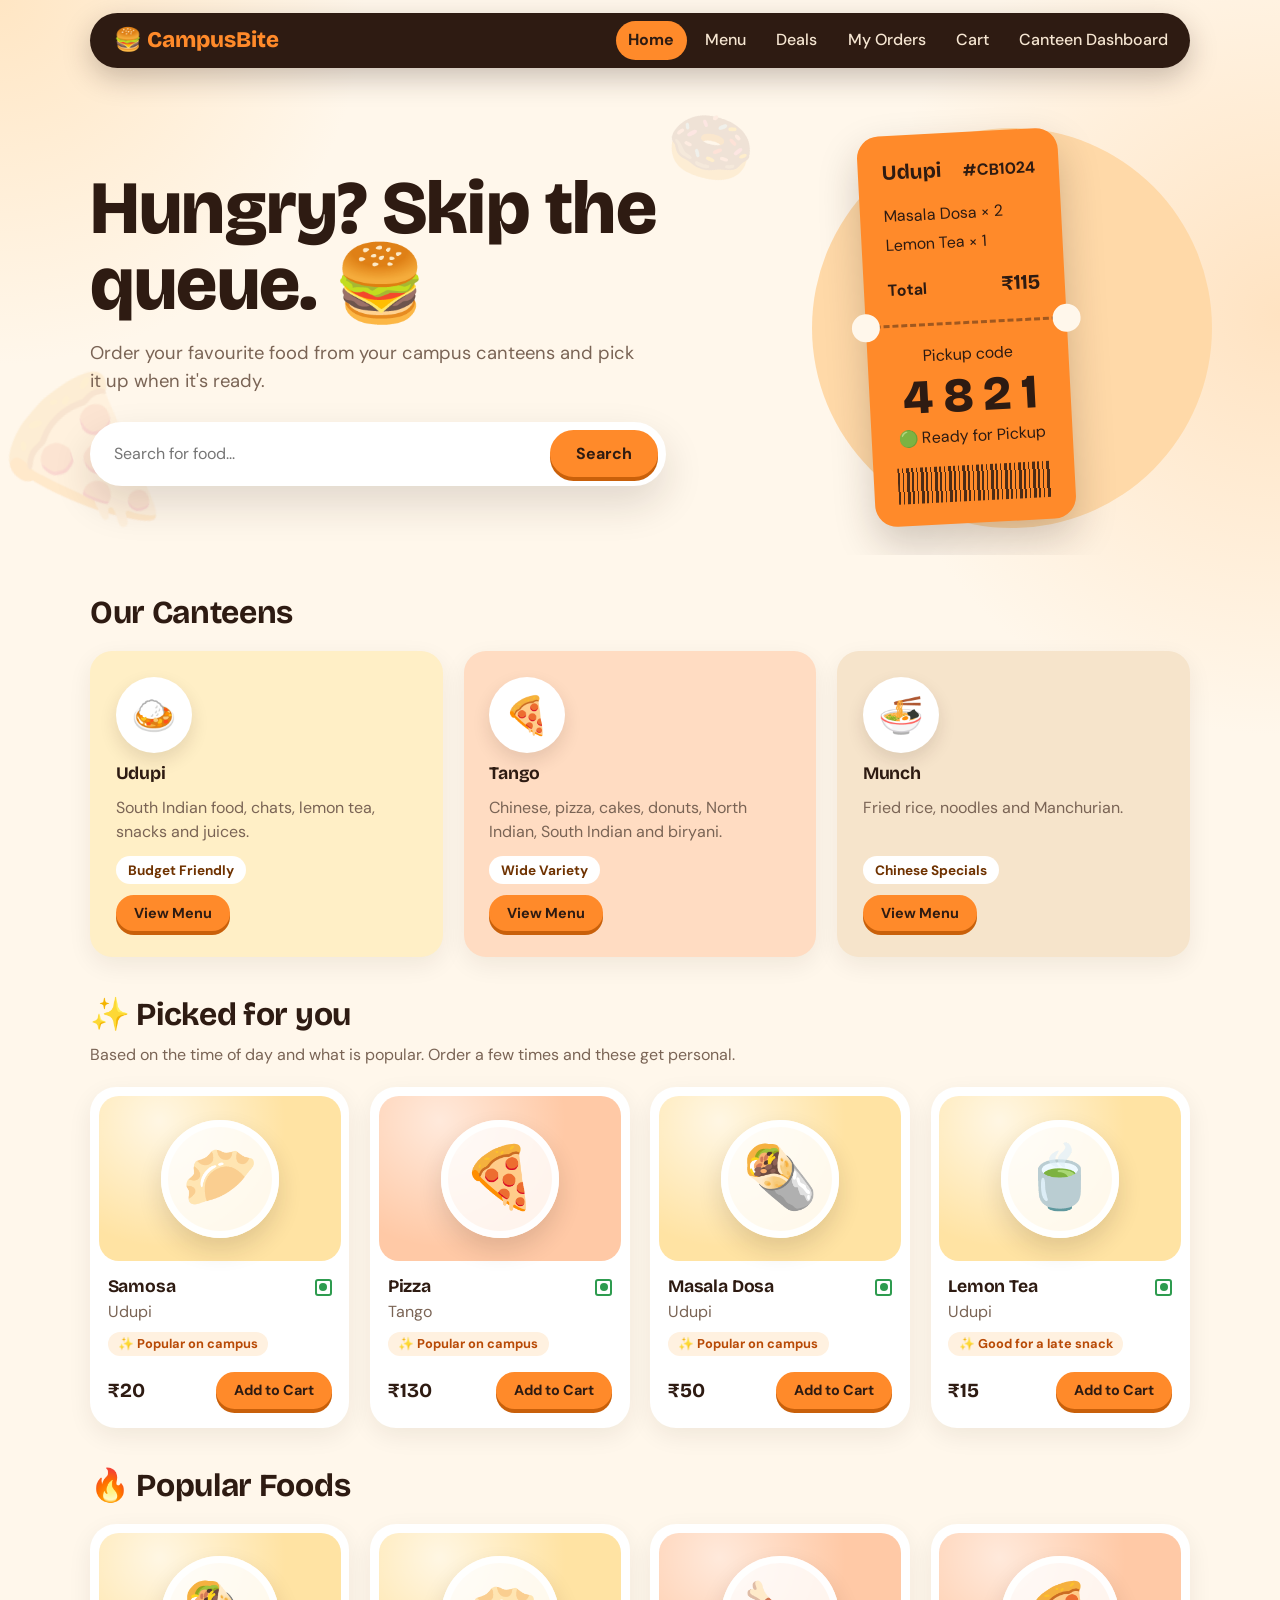
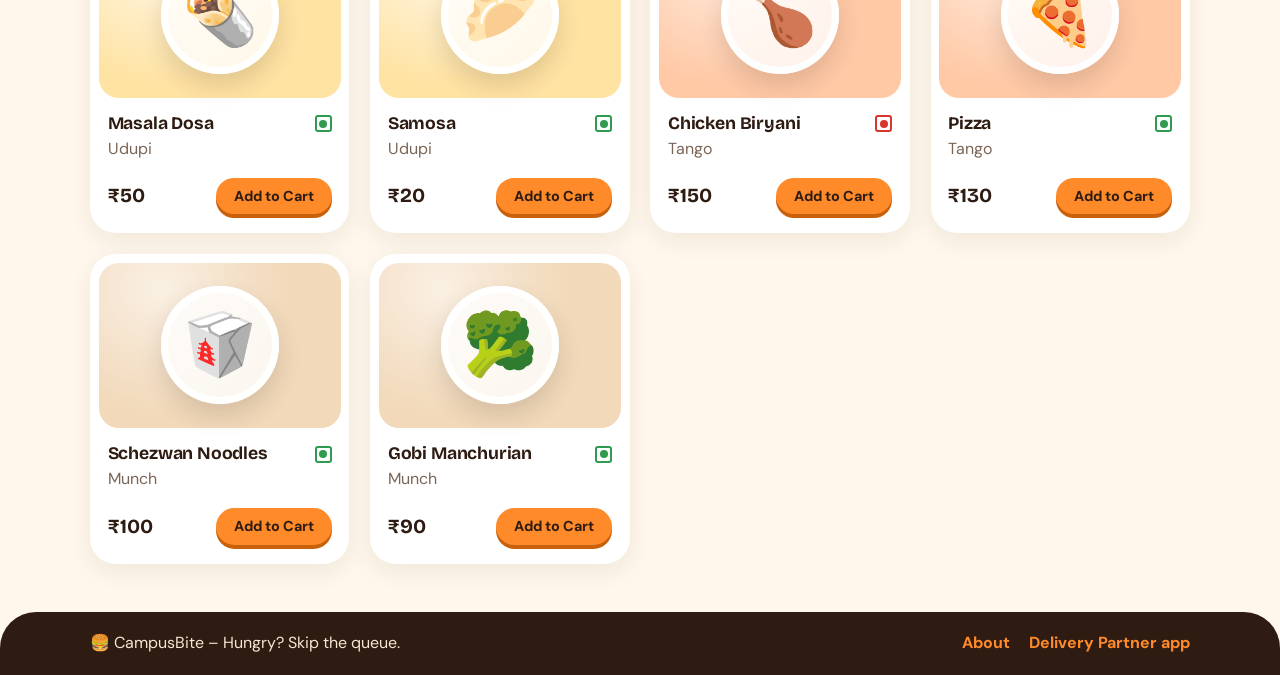
<file: CampusBite/index.html>
<!DOCTYPE html>
<html lang="en">
<head>
  <meta charset="UTF-8">
  <meta name="viewport" content="width=device-width, initial-scale=1">
  <title>Home - CampusBite</title>
  <link rel="preconnect" href="https://fonts.googleapis.com">
  <link rel="preconnect" href="https://fonts.gstatic.com" crossorigin>
  <link href="https://fonts.googleapis.com/css2?family=Bricolage+Grotesque:wght@600;700;800&family=DM+Sans:wght@400;500;700&display=swap" rel="stylesheet">
  <link rel="stylesheet" href="css/style.css">
</head>
<body>
  <div id="navbar"></div>

  <main>
    <!-- Hero -->
    <section class="hero">
      <div class="container hero-inner">
        <div>
          <h1>Hungry? Skip the queue. 🍔</h1>
          <p class="lead">Order your favourite food from your campus canteens and pick it up when it's ready.</p>
          <form class="search-bar" id="heroSearch" role="search">
            <input type="text" id="heroInput" placeholder="Search for food..." aria-label="Search for food">
            <button class="btn" type="submit">Search</button>
          </form>
        </div>

        <!-- Sample pickup ticket (decoration only) -->
        <div class="ticket" aria-hidden="true">
          <div class="ticket-top">
            <div class="ticket-row"><strong>Udupi</strong><span>#CB1024</span></div>
            <ul>
              <li>Masala Dosa × 2</li>
              <li>Lemon Tea × 1</li>
            </ul>
            <div class="ticket-row"><span>Total</span><strong>₹115</strong></div>
          </div>
          <div class="ticket-bottom">
            <p>Pickup code</p>
            <div class="ticket-code">4821</div>
            <p>🟢 Ready for Pickup</p>
          </div>
        </div>
      </div>
    </section>

    <!-- Canteens -->
    <section class="container section">
      <h2>Our Canteens</h2>
      <div class="canteen-grid" id="canteenList"></div>
    </section>

    <!-- Order again (only shown once the student has orders) -->
    <section class="container section" id="againSection" hidden>
      <h2>Order again</h2>
      <div class="again-row" id="againList"></div>
    </section>

    <!-- Picked for you -->
    <section class="container section">
      <h2>✨ Picked for you</h2>
      <p class="muted section-note" id="recoNote"></p>
      <div class="grid" id="recoList"></div>
    </section>

    <!-- Popular foods -->
    <section class="container section">
      <h2>🔥 Popular Foods</h2>
      <div class="grid" id="popularList"></div>
    </section>
  </main>

  <div id="footer"></div>

  <script src="js/data.js"></script>
  <script src="js/common.js"></script>
  <script src="js/recommend.js"></script>
  <script src="js/home.js"></script>
</body>
</html>
</file>
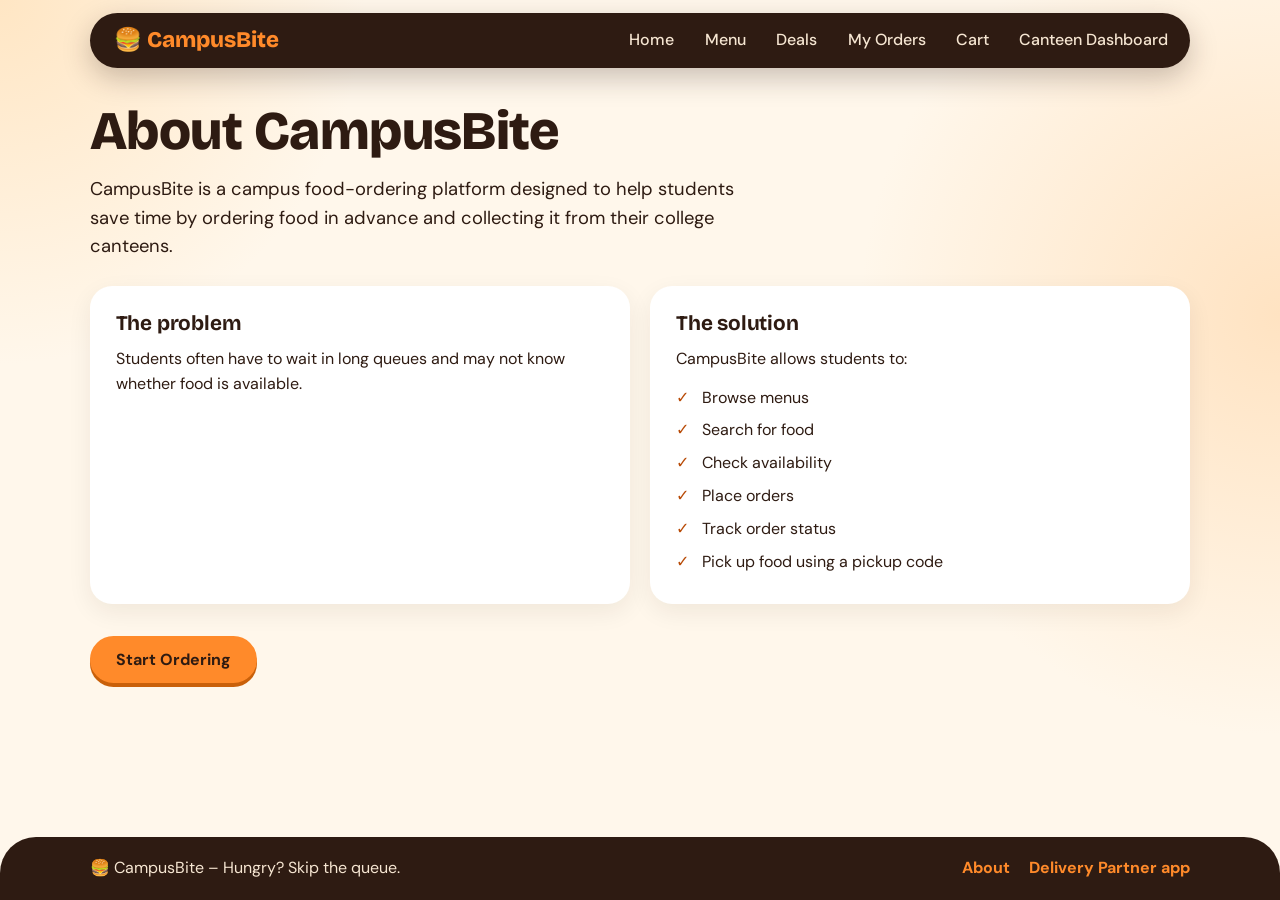
<file: CampusBite/about.html>
<!DOCTYPE html>
<html lang="en">
<head>
  <meta charset="UTF-8">
  <meta name="viewport" content="width=device-width, initial-scale=1">
  <title>About - CampusBite</title>
  <link rel="preconnect" href="https://fonts.googleapis.com">
  <link rel="preconnect" href="https://fonts.gstatic.com" crossorigin>
  <link href="https://fonts.googleapis.com/css2?family=Bricolage+Grotesque:wght@600;700;800&family=DM+Sans:wght@400;500;700&display=swap" rel="stylesheet">
  <link rel="stylesheet" href="css/style.css">
</head>
<body>
  <div id="navbar"></div>

  <main class="container page">
    <h1>About CampusBite</h1>
    <p class="about-intro">CampusBite is a campus food-ordering platform designed to help students save time by ordering food in advance and collecting it from their college canteens.</p>

    <div class="about-grid">
      <section class="about-card">
        <h2>The problem</h2>
        <p>Students often have to wait in long queues and may not know whether food is available.</p>
      </section>

      <section class="about-card">
        <h2>The solution</h2>
        <p style="margin-bottom:0.6rem">CampusBite allows students to:</p>
        <ul class="tick-list">
          <li>Browse menus</li>
          <li>Search for food</li>
          <li>Check availability</li>
          <li>Place orders</li>
          <li>Track order status</li>
          <li>Pick up food using a pickup code</li>
        </ul>
      </section>
    </div>

    <p style="margin-top:2rem"><a class="btn" href="menu.html">Start Ordering</a></p>
  </main>

  <div id="footer"></div>

  <script src="js/data.js"></script>
  <script src="js/common.js"></script>

</body>
</html>
</file>
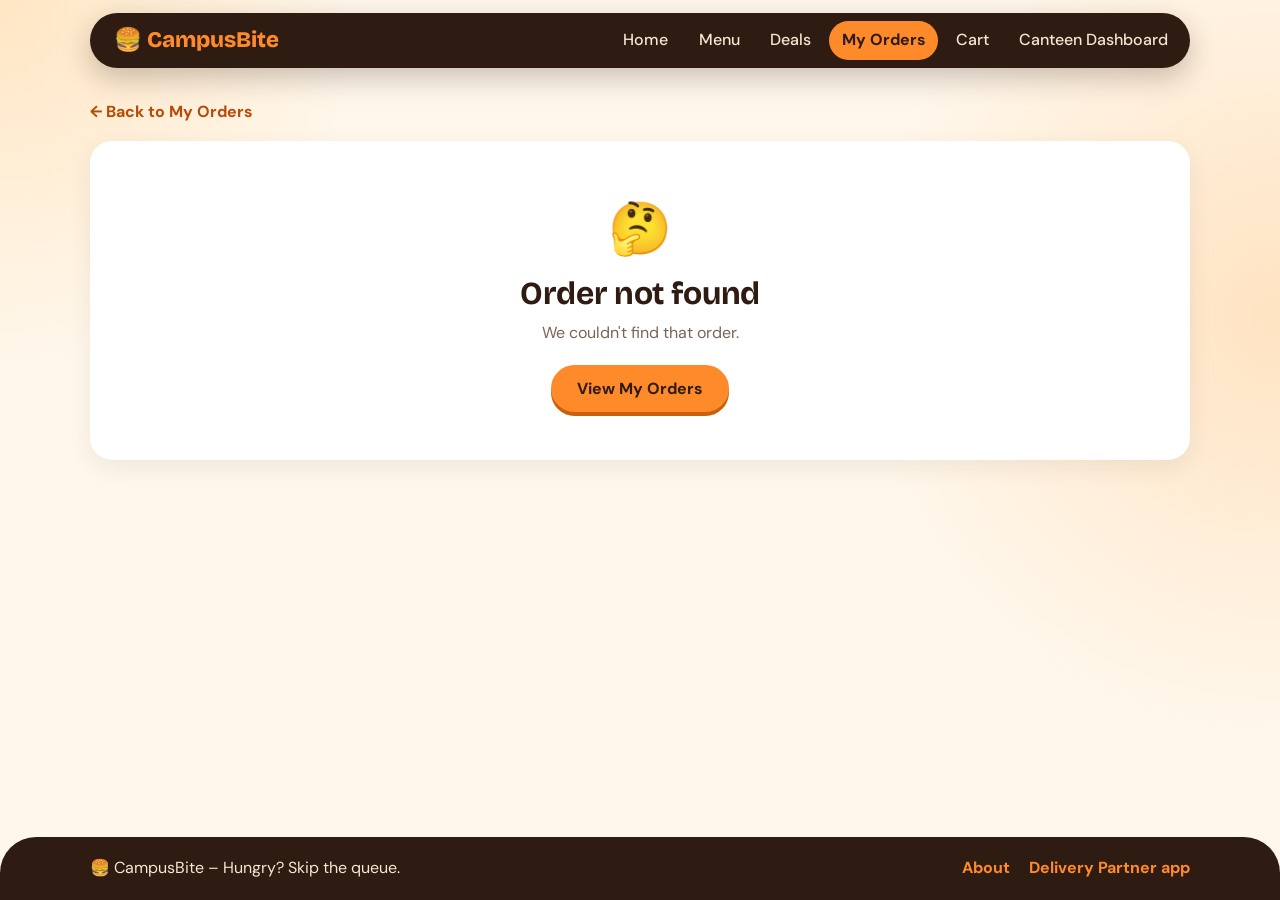
<file: CampusBite/addon.html>
<!DOCTYPE html>
<html lang="en">
<head>
  <meta charset="UTF-8">
  <meta name="viewport" content="width=device-width, initial-scale=1">
  <title>Add Items - CampusBite</title>
  <link rel="preconnect" href="https://fonts.googleapis.com">
  <link rel="preconnect" href="https://fonts.gstatic.com" crossorigin>
  <link href="https://fonts.googleapis.com/css2?family=Bricolage+Grotesque:wght@600;700;800&family=DM+Sans:wght@400;500;700&display=swap" rel="stylesheet">
  <link rel="stylesheet" href="css/style.css">
</head>
<body>
  <div id="navbar"></div>

  <main class="container page">
    <a class="back-link" href="orders.html">&larr; Back to My Orders</a>
    <div id="addonContent"></div>
  </main>

  <div id="footer"></div>

  <script src="js/data.js"></script>
  <script src="js/common.js"></script>
  <script src="js/recommend.js"></script>
  <script src="js/addon.js"></script>
</body>
</html>
</file>
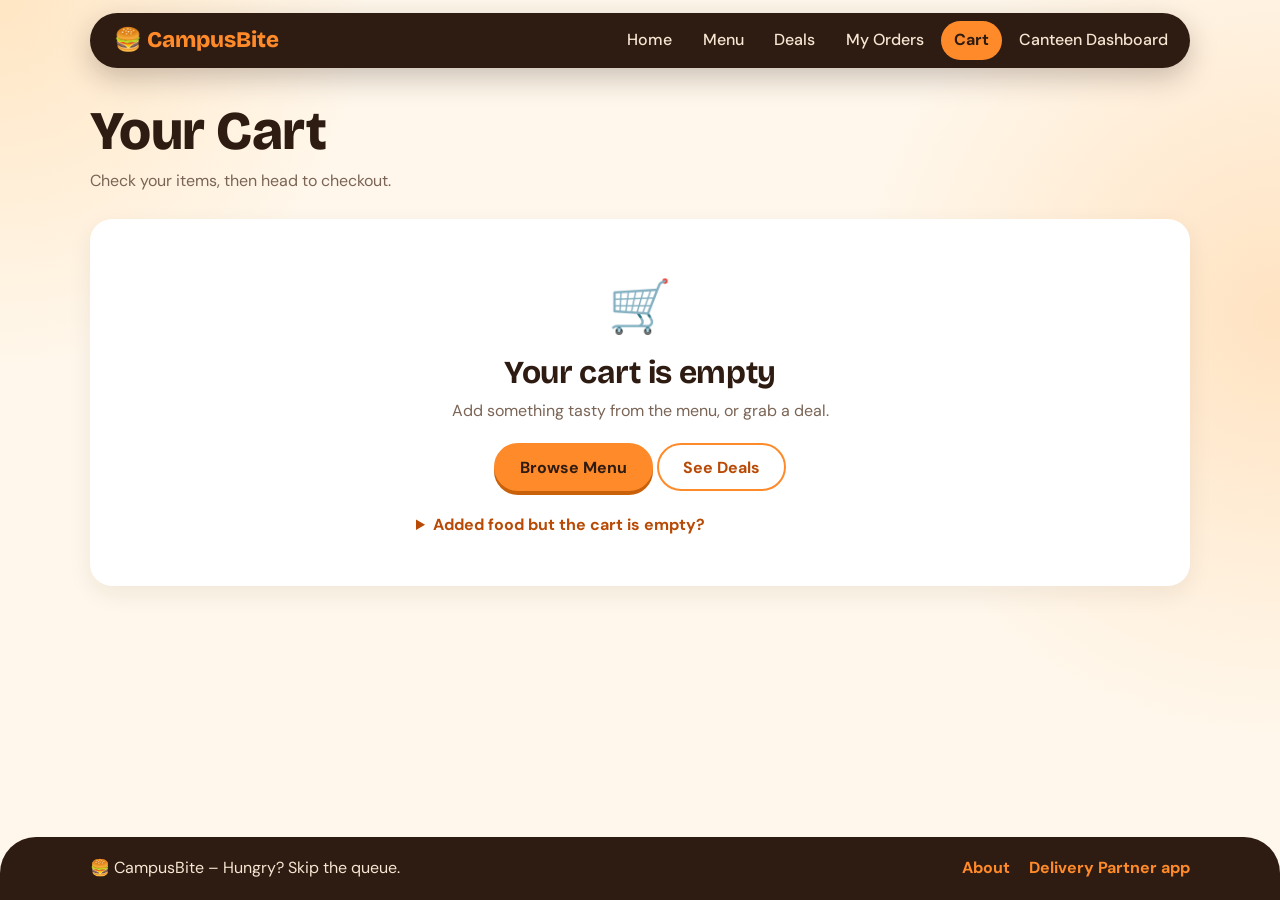
<file: CampusBite/cart.html>
<!DOCTYPE html>
<html lang="en">
<head>
  <meta charset="UTF-8">
  <meta name="viewport" content="width=device-width, initial-scale=1">
  <title>Cart - CampusBite</title>
  <link rel="preconnect" href="https://fonts.googleapis.com">
  <link rel="preconnect" href="https://fonts.gstatic.com" crossorigin>
  <link href="https://fonts.googleapis.com/css2?family=Bricolage+Grotesque:wght@600;700;800&family=DM+Sans:wght@400;500;700&display=swap" rel="stylesheet">
  <link rel="stylesheet" href="css/style.css">
</head>
<body>
  <div id="navbar"></div>

  <main class="container page">
    <h1>Your Cart</h1>
    <p class="page-sub">Check your items, then head to checkout.</p>
    <div id="cartContent"></div>
  </main>

  <div id="footer"></div>

  <script src="js/data.js"></script>
  <script src="js/common.js"></script>
  <script src="js/recommend.js"></script>
  <script src="js/cart.js"></script>
</body>
</html>
</file>
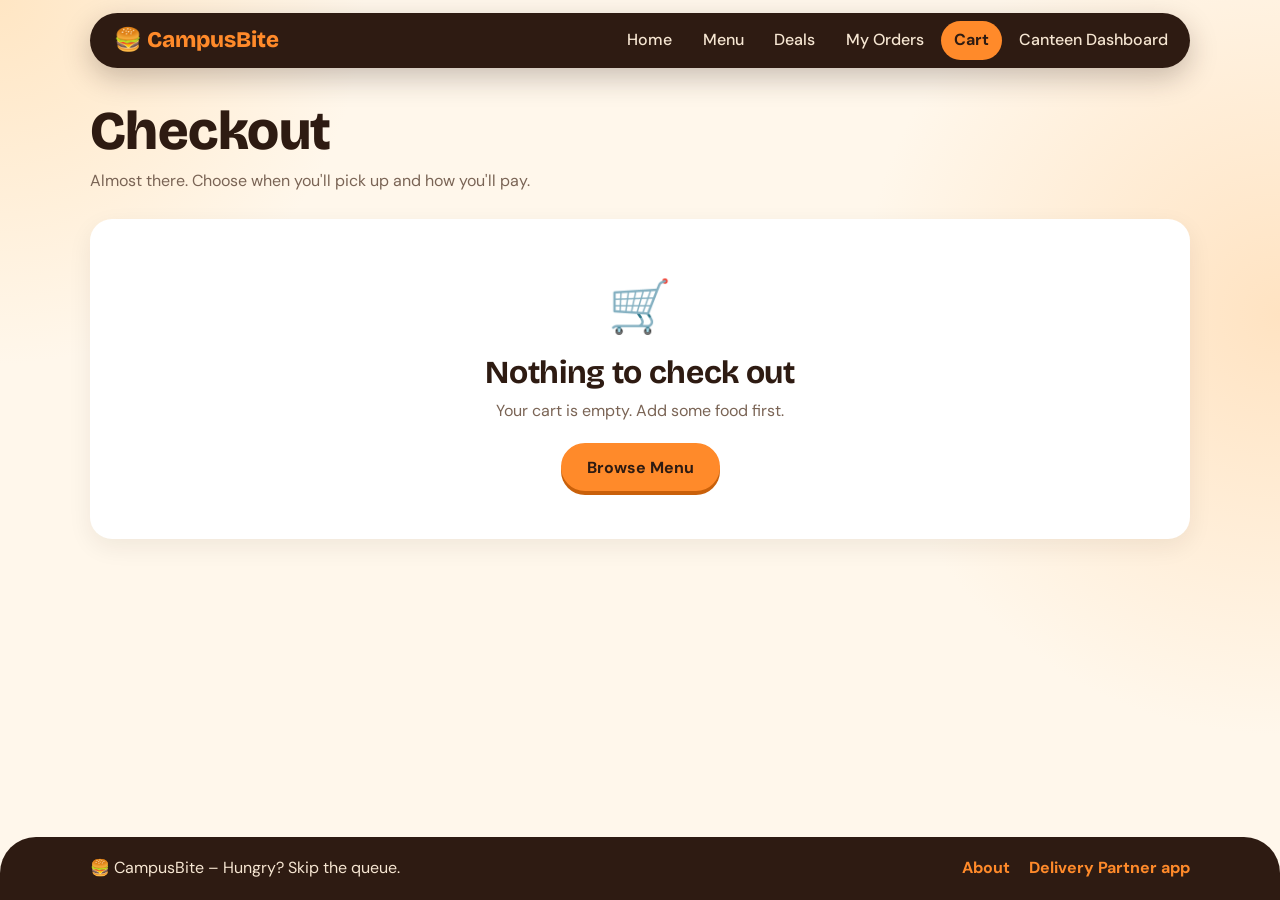
<file: CampusBite/checkout.html>
<!DOCTYPE html>
<html lang="en">
<head>
  <meta charset="UTF-8">
  <meta name="viewport" content="width=device-width, initial-scale=1">
  <title>Checkout - CampusBite</title>
  <link rel="preconnect" href="https://fonts.googleapis.com">
  <link rel="preconnect" href="https://fonts.gstatic.com" crossorigin>
  <link href="https://fonts.googleapis.com/css2?family=Bricolage+Grotesque:wght@600;700;800&family=DM+Sans:wght@400;500;700&display=swap" rel="stylesheet">
  <link rel="stylesheet" href="css/style.css">
</head>
<body>
  <div id="navbar"></div>

  <main class="container page">
    <h1>Checkout</h1>
    <p class="page-sub">Almost there. Choose when you'll pick up and how you'll pay.</p>
    <div id="checkoutContent"></div>
  </main>

  <div id="footer"></div>

  <script src="js/data.js"></script>
  <script src="js/common.js"></script>
  <script src="js/checkout.js"></script>
</body>
</html>
</file>
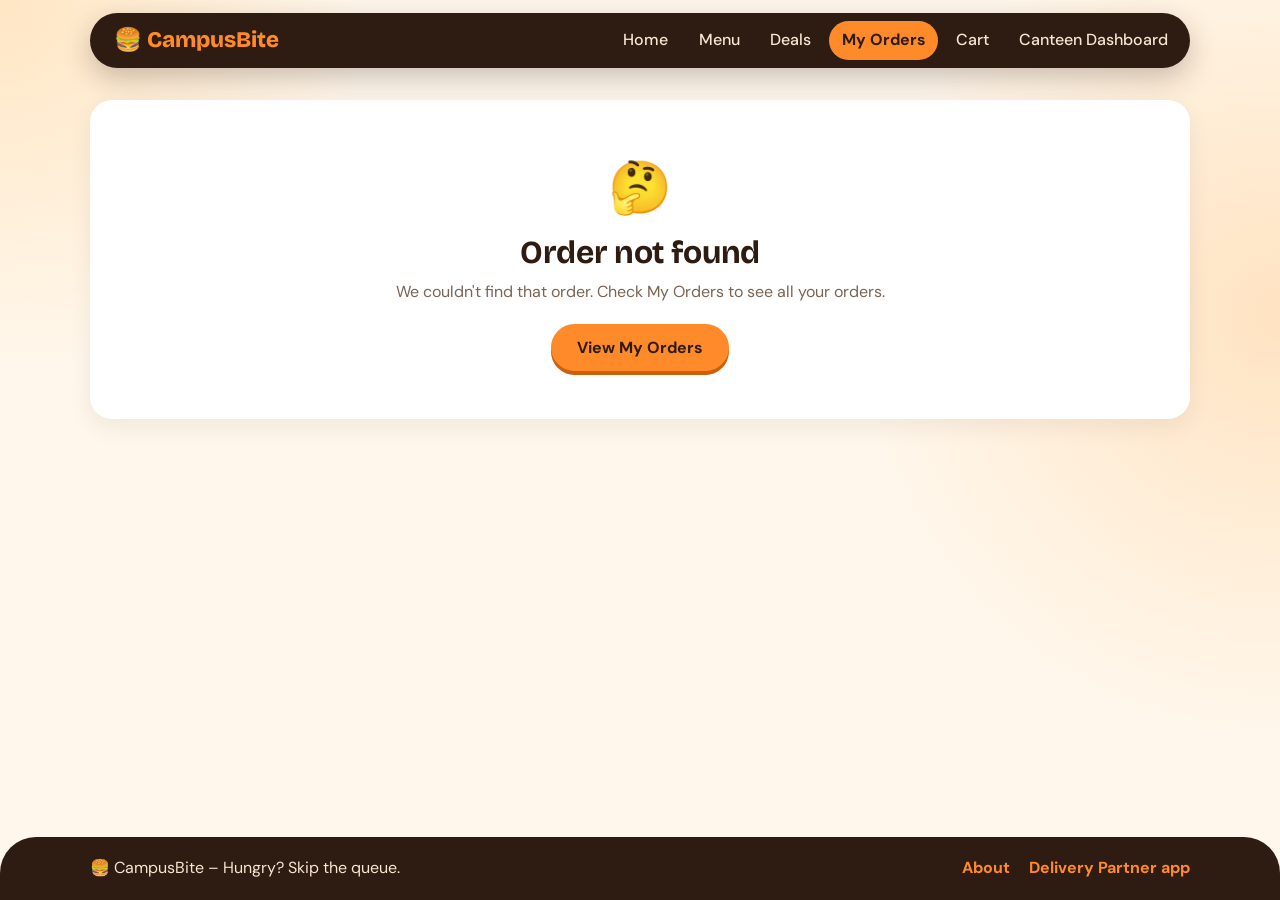
<file: CampusBite/confirmation.html>
<!DOCTYPE html>
<html lang="en">
<head>
  <meta charset="UTF-8">
  <meta name="viewport" content="width=device-width, initial-scale=1">
  <title>Order Placed - CampusBite</title>
  <link rel="preconnect" href="https://fonts.googleapis.com">
  <link rel="preconnect" href="https://fonts.gstatic.com" crossorigin>
  <link href="https://fonts.googleapis.com/css2?family=Bricolage+Grotesque:wght@600;700;800&family=DM+Sans:wght@400;500;700&display=swap" rel="stylesheet">
  <link rel="stylesheet" href="css/style.css">
</head>
<body>
  <div id="navbar"></div>

  <main class="container page">
    <div id="confirmContent"></div>
  </main>

  <div id="footer"></div>

  <script src="js/data.js"></script>
  <script src="js/common.js"></script>
  <script src="js/confirmation.js"></script>
</body>
</html>
</file>
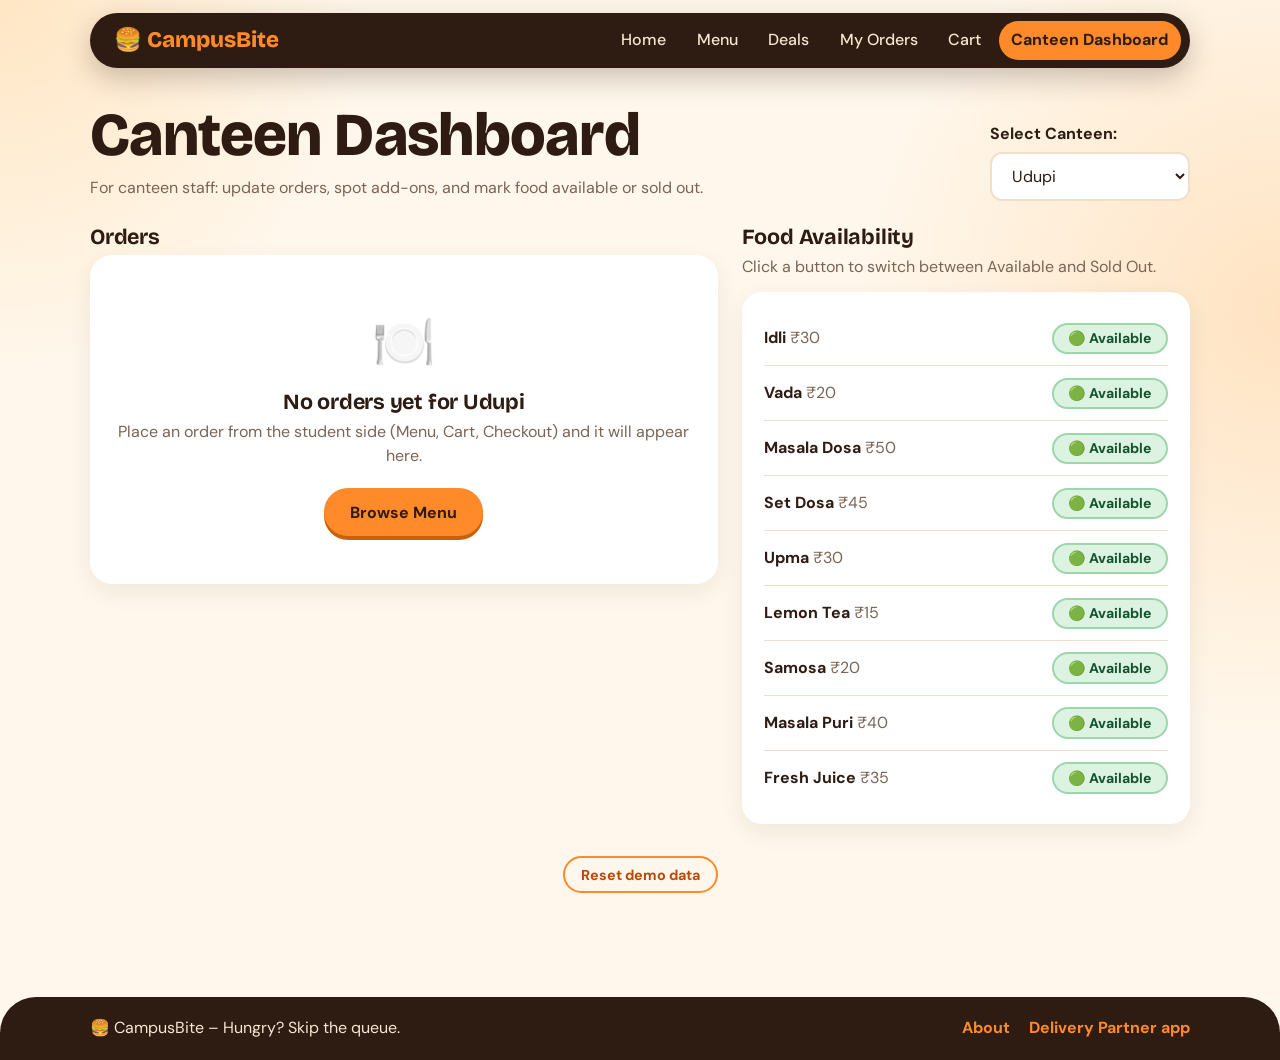
<file: CampusBite/dashboard.html>
<!DOCTYPE html>
<html lang="en">
<head>
  <meta charset="UTF-8">
  <meta name="viewport" content="width=device-width, initial-scale=1">
  <title>Canteen Dashboard - CampusBite</title>
  <link rel="preconnect" href="https://fonts.googleapis.com">
  <link rel="preconnect" href="https://fonts.gstatic.com" crossorigin>
  <link href="https://fonts.googleapis.com/css2?family=Bricolage+Grotesque:wght@600;700;800&family=DM+Sans:wght@400;500;700&display=swap" rel="stylesheet">
  <link rel="stylesheet" href="css/style.css">
</head>
<body>
  <div id="navbar"></div>

  <main class="container page">
    <div class="dash-head">
      <div>
        <h1>Canteen Dashboard</h1>
        <p class="page-sub" style="margin-bottom:0">For canteen staff: update orders, spot add-ons, and mark food available or sold out.</p>
      </div>
      <div class="dash-select">
        <label for="canteenSelect">Select Canteen:</label>
        <select id="canteenSelect" class="select-input"></select>
      </div>
    </div>

    <div class="dash-grid">
      <section aria-labelledby="ordersHeading">
        <h2 id="ordersHeading">Orders</h2>
        <p class="muted" id="ordersSummary"></p>
        <div id="dashOrders"></div>
      </section>

      <section aria-labelledby="availHeading">
        <h2 id="availHeading">Food Availability</h2>
        <p class="muted">Click a button to switch between Available and Sold Out.</p>
        <div class="avail-card" id="dashAvailability"></div>
      </section>
    </div>

    <div class="reset-row">
      <button class="btn btn-outline btn-small" id="resetBtn">Reset demo data</button>
    </div>
  </main>

  <div id="footer"></div>

  <script src="js/data.js"></script>
  <script src="js/common.js"></script>
  <script src="js/dashboard.js"></script>
</body>
</html>
</file>
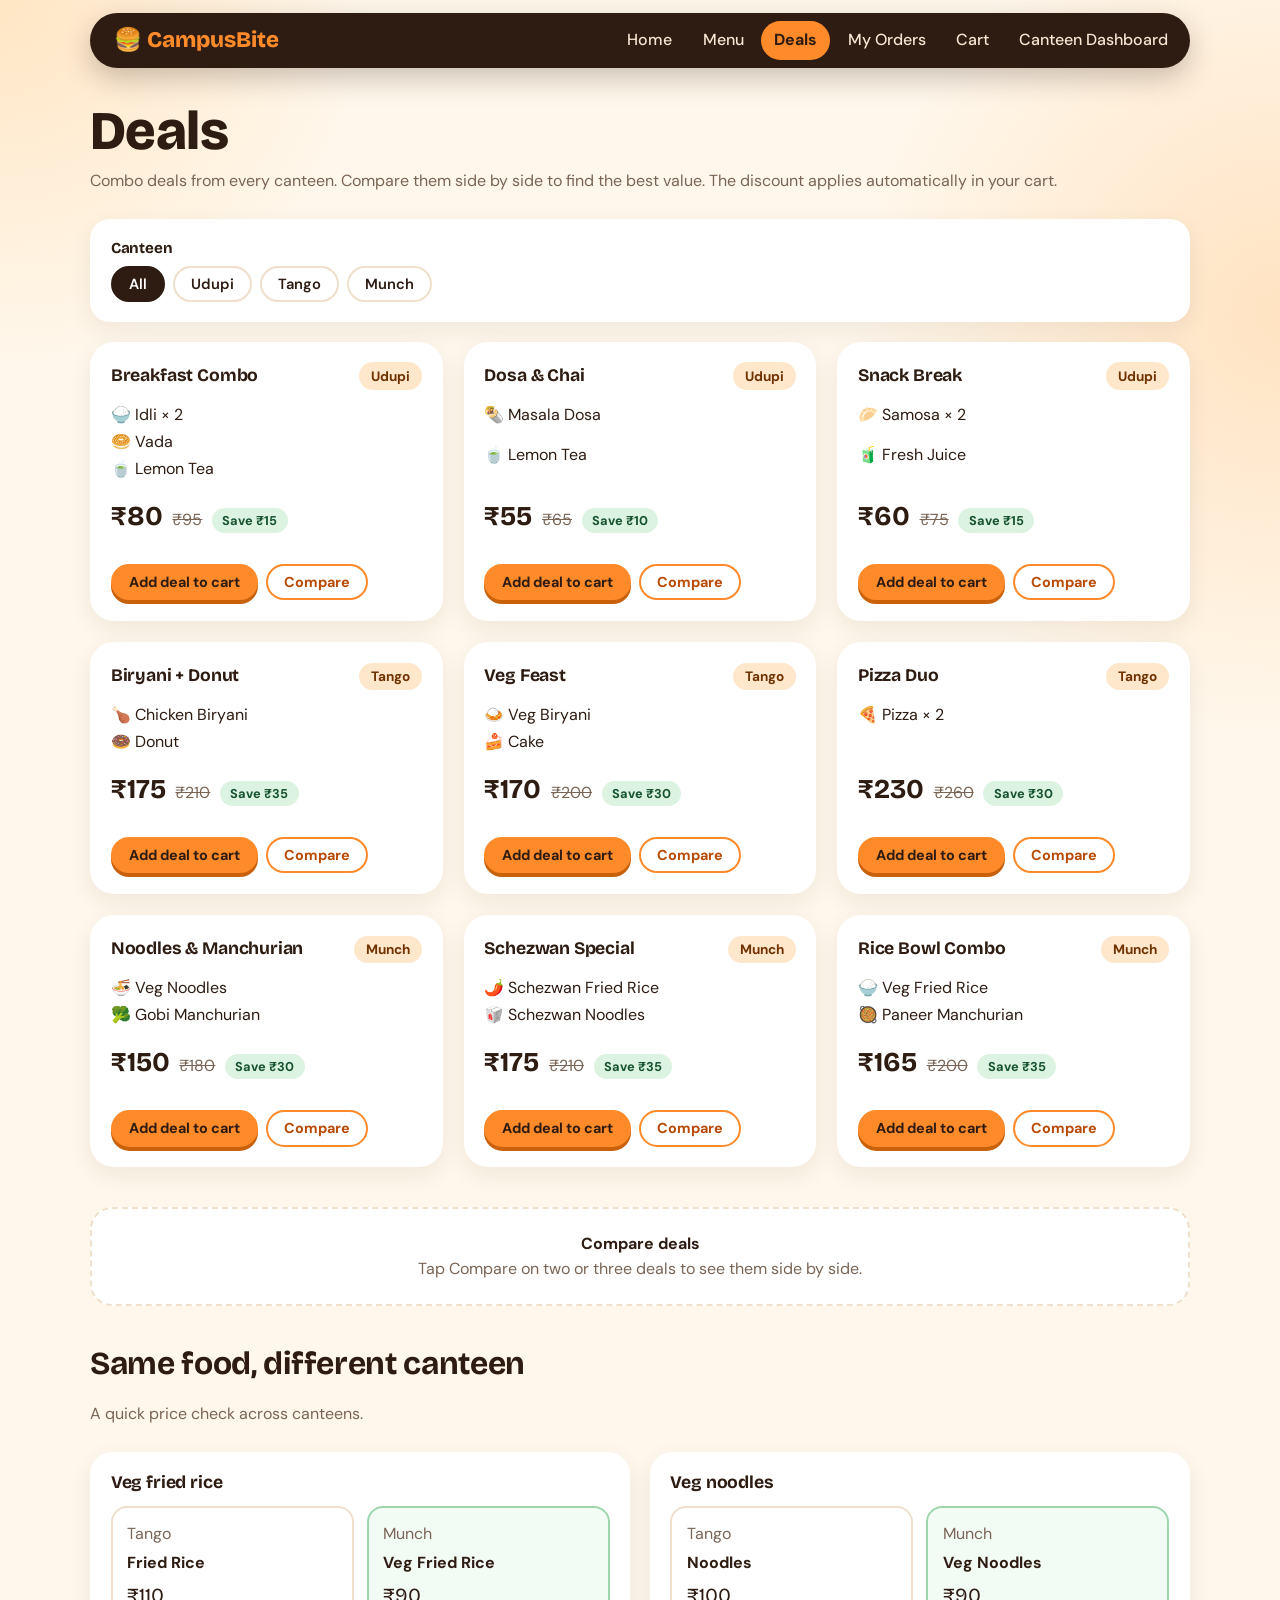
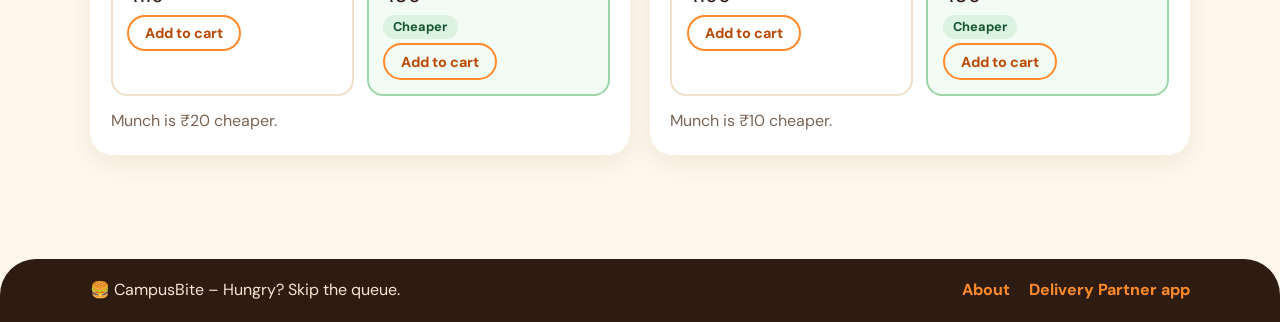
<file: CampusBite/deals.html>
<!DOCTYPE html>
<html lang="en">
<head>
  <meta charset="UTF-8">
  <meta name="viewport" content="width=device-width, initial-scale=1">
  <title>Deals - CampusBite</title>
  <link rel="preconnect" href="https://fonts.googleapis.com">
  <link rel="preconnect" href="https://fonts.gstatic.com" crossorigin>
  <link href="https://fonts.googleapis.com/css2?family=Bricolage+Grotesque:wght@600;700;800&family=DM+Sans:wght@400;500;700&display=swap" rel="stylesheet">
  <link rel="stylesheet" href="css/style.css">
</head>
<body>
  <div id="navbar"></div>

  <main class="container page">
    <h1>Deals</h1>
    <p class="page-sub">Combo deals from every canteen. Compare them side by side to find the best value. The discount applies automatically in your cart.</p>

    <div class="filters" style="margin-bottom:1.2rem">
      <div class="filter-group">
        <h3>Canteen</h3>
        <div class="pill-row" id="dealCanteenFilters"></div>
      </div>
    </div>

    <div class="grid deal-grid" id="dealList"></div>

    <section class="section" aria-live="polite" id="compareBox"></section>

    <section class="section">
      <h2>Same food, different canteen</h2>
      <p class="page-sub" style="margin-top:0">A quick price check across canteens.</p>
      <div class="price-check" id="priceCheck"></div>
    </section>
  </main>

  <div id="footer"></div>

  <script src="js/data.js"></script>
  <script src="js/common.js"></script>
  <script src="js/deals.js"></script>
</body>
</html>
</file>
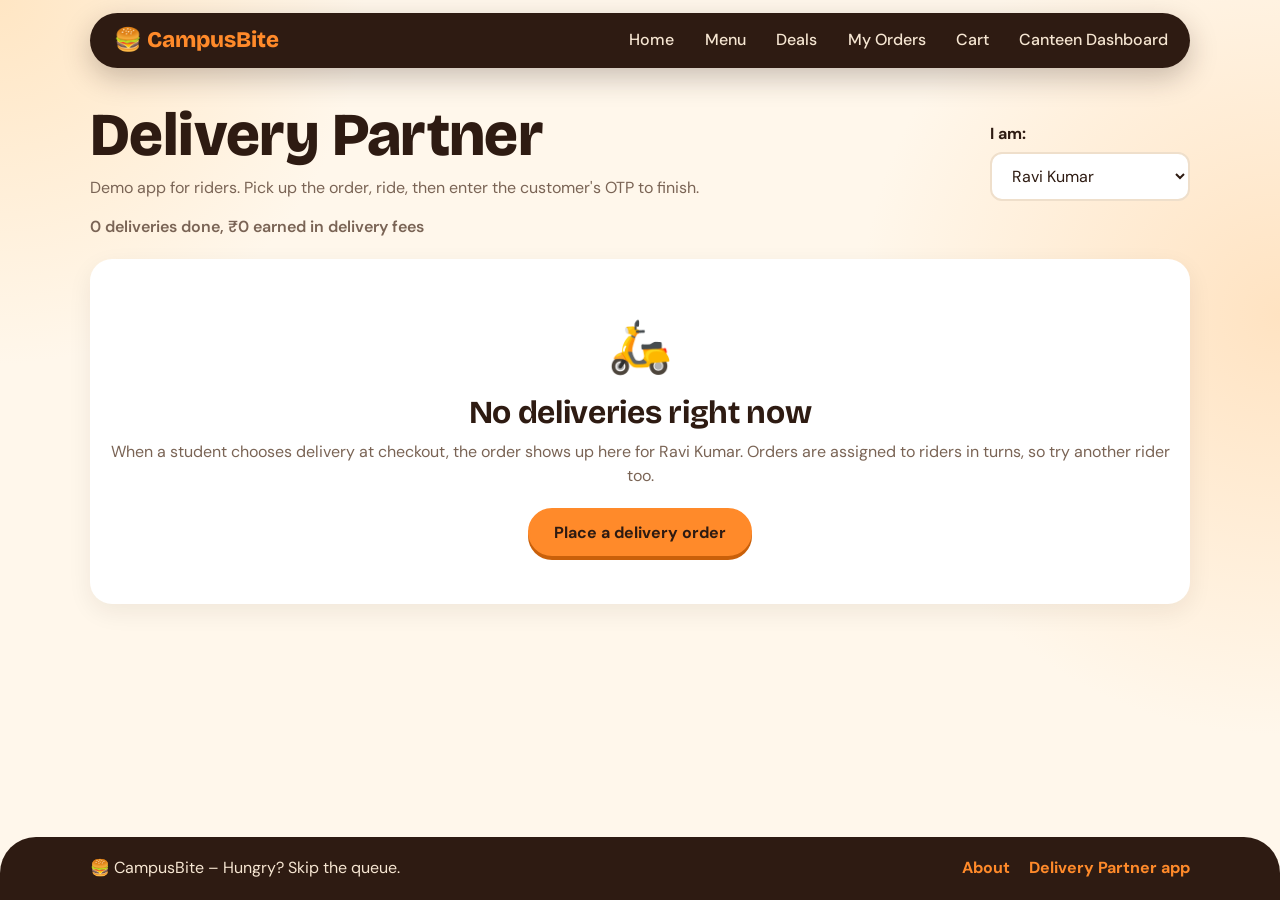
<file: CampusBite/delivery.html>
<!DOCTYPE html>
<html lang="en">
<head>
  <meta charset="UTF-8">
  <meta name="viewport" content="width=device-width, initial-scale=1">
  <title>Delivery Partner - CampusBite</title>
  <link rel="preconnect" href="https://fonts.googleapis.com">
  <link rel="preconnect" href="https://fonts.gstatic.com" crossorigin>
  <link href="https://fonts.googleapis.com/css2?family=Bricolage+Grotesque:wght@600;700;800&family=DM+Sans:wght@400;500;700&display=swap" rel="stylesheet">
  <link rel="stylesheet" href="css/style.css">
</head>
<body>
  <div id="navbar"></div>

  <main class="container page">
    <div class="dash-head">
      <div>
        <h1>Delivery Partner</h1>
        <p class="page-sub" style="margin-bottom:0">Demo app for riders. Pick up the order, ride, then enter the customer's OTP to finish.</p>
      </div>
      <div class="dash-select">
        <label for="riderSelect">I am:</label>
        <select id="riderSelect" class="select-input"></select>
      </div>
    </div>
    <p class="muted earnings" id="earnings"></p>
    <div id="riderJobs"></div>
  </main>

  <div id="footer"></div>

  <script src="js/data.js"></script>
  <script src="js/common.js"></script>
  <script src="js/map.js"></script>
  <script src="js/delivery.js"></script>
</body>
</html>
</file>
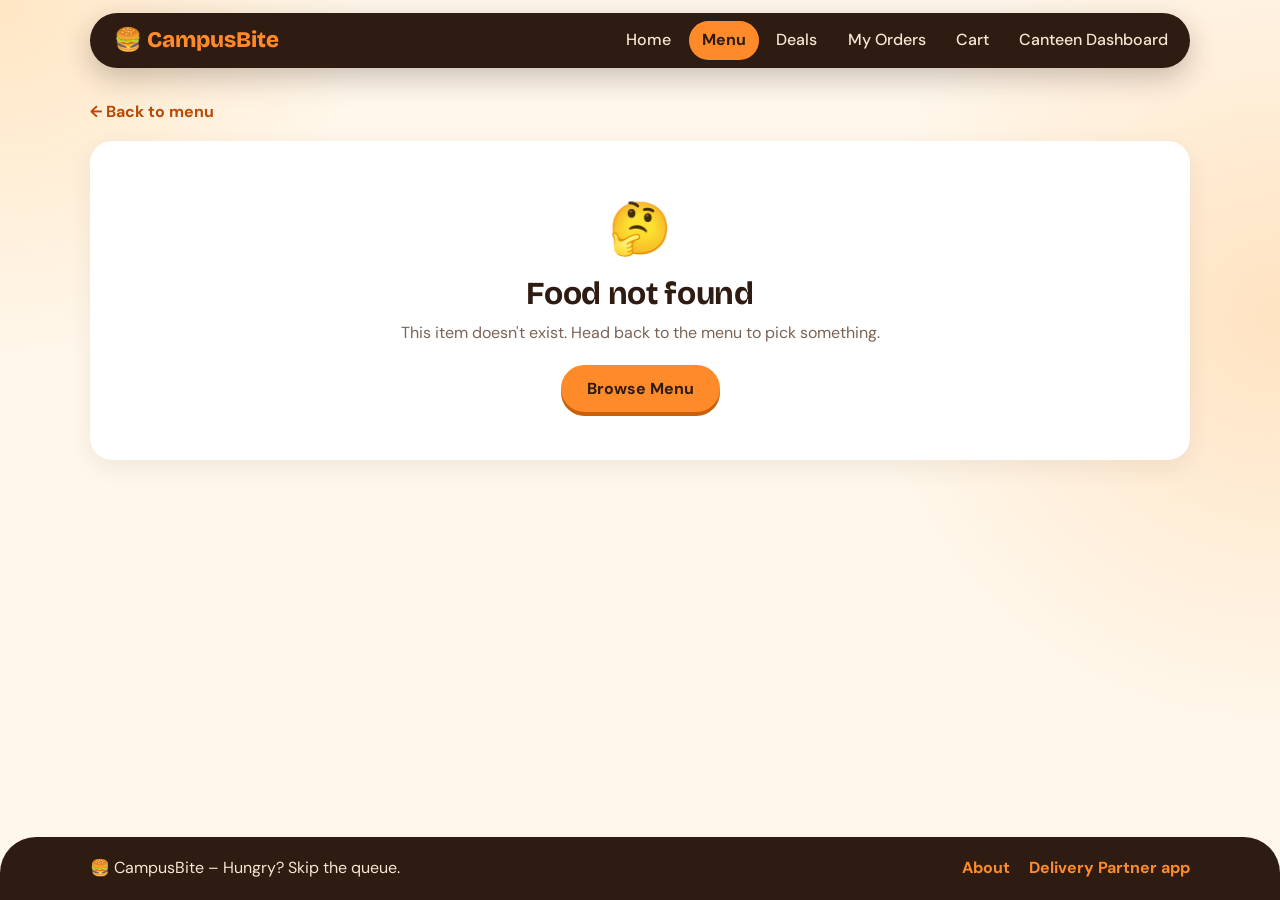
<file: CampusBite/food.html>
<!DOCTYPE html>
<html lang="en">
<head>
  <meta charset="UTF-8">
  <meta name="viewport" content="width=device-width, initial-scale=1">
  <title>Food Details - CampusBite</title>
  <link rel="preconnect" href="https://fonts.googleapis.com">
  <link rel="preconnect" href="https://fonts.gstatic.com" crossorigin>
  <link href="https://fonts.googleapis.com/css2?family=Bricolage+Grotesque:wght@600;700;800&family=DM+Sans:wght@400;500;700&display=swap" rel="stylesheet">
  <link rel="stylesheet" href="css/style.css">
</head>
<body>
  <div id="navbar"></div>

  <main class="container page">
    <a class="back-link" href="menu.html">&larr; Back to menu</a>
    <div id="foodDetail"></div>
  </main>

  <div id="footer"></div>

  <script src="js/data.js"></script>
  <script src="js/common.js"></script>
  <script src="js/food.js"></script>
</body>
</html>
</file>
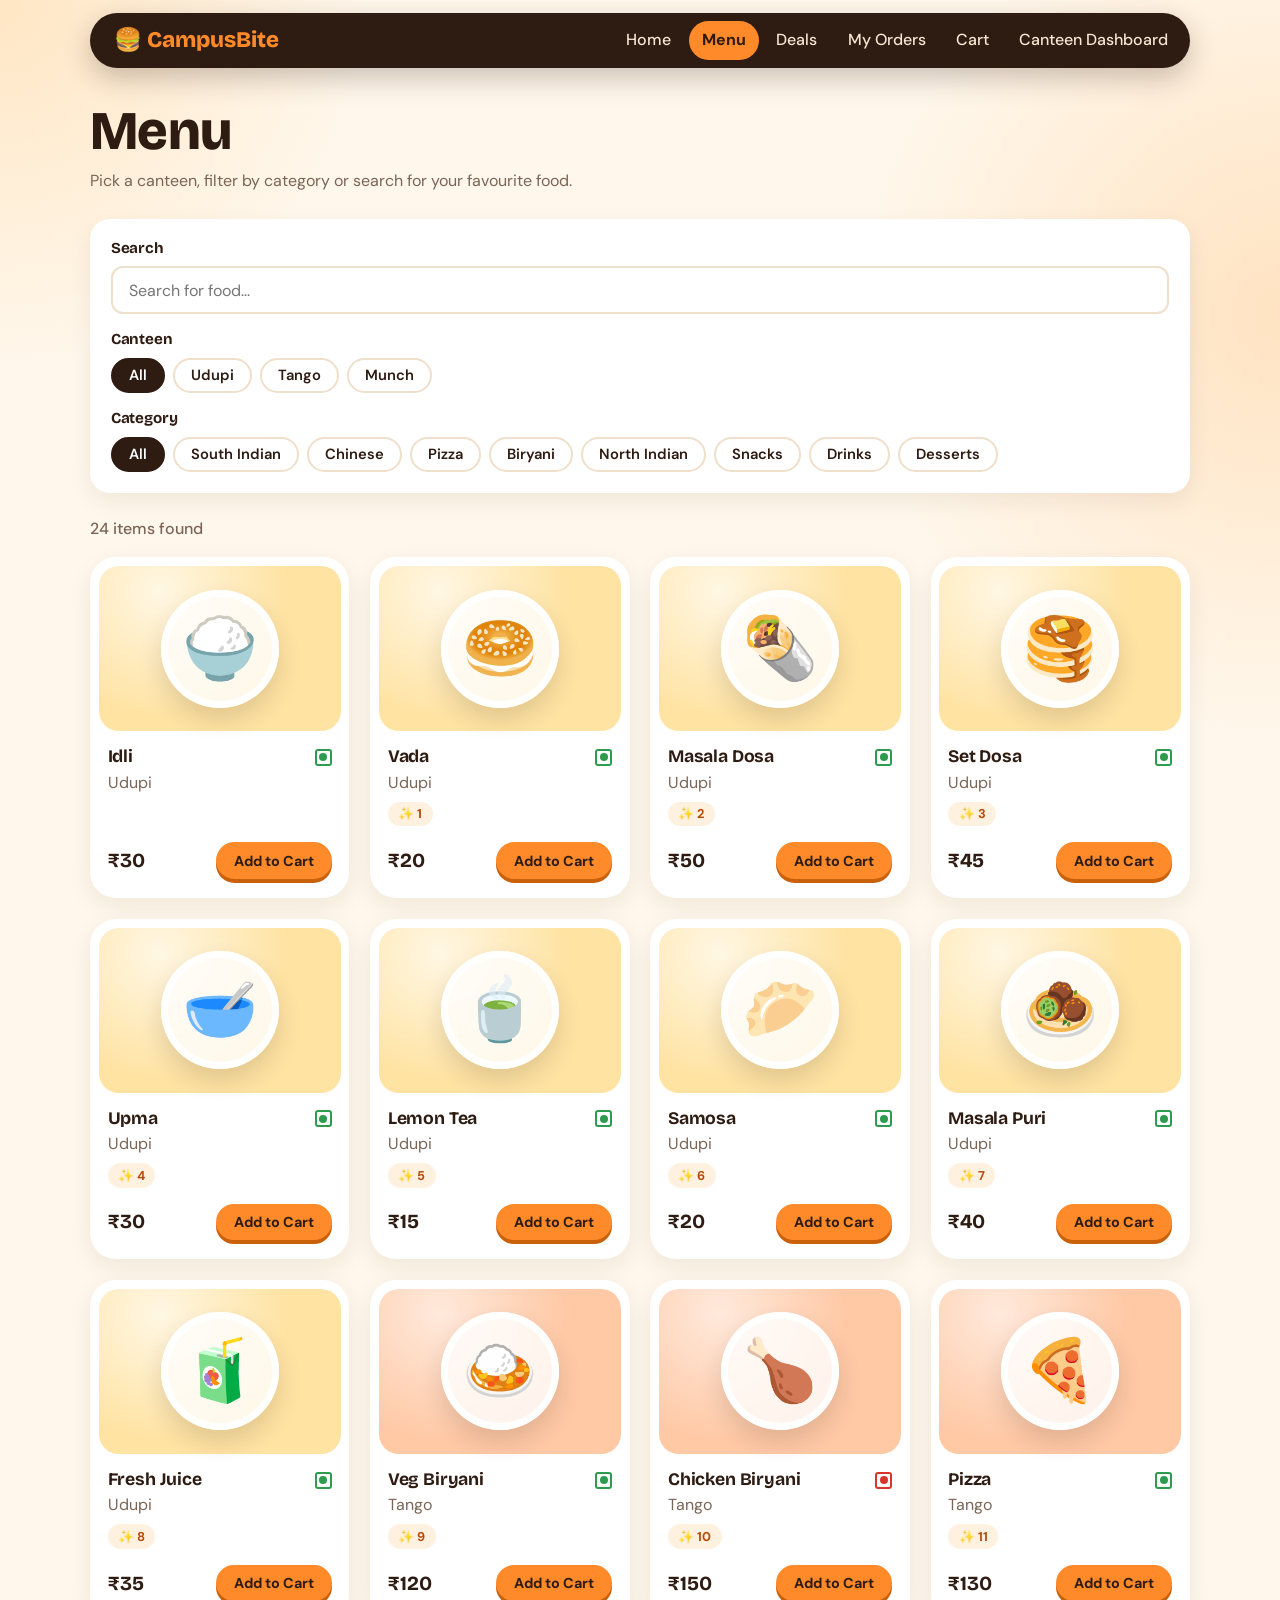
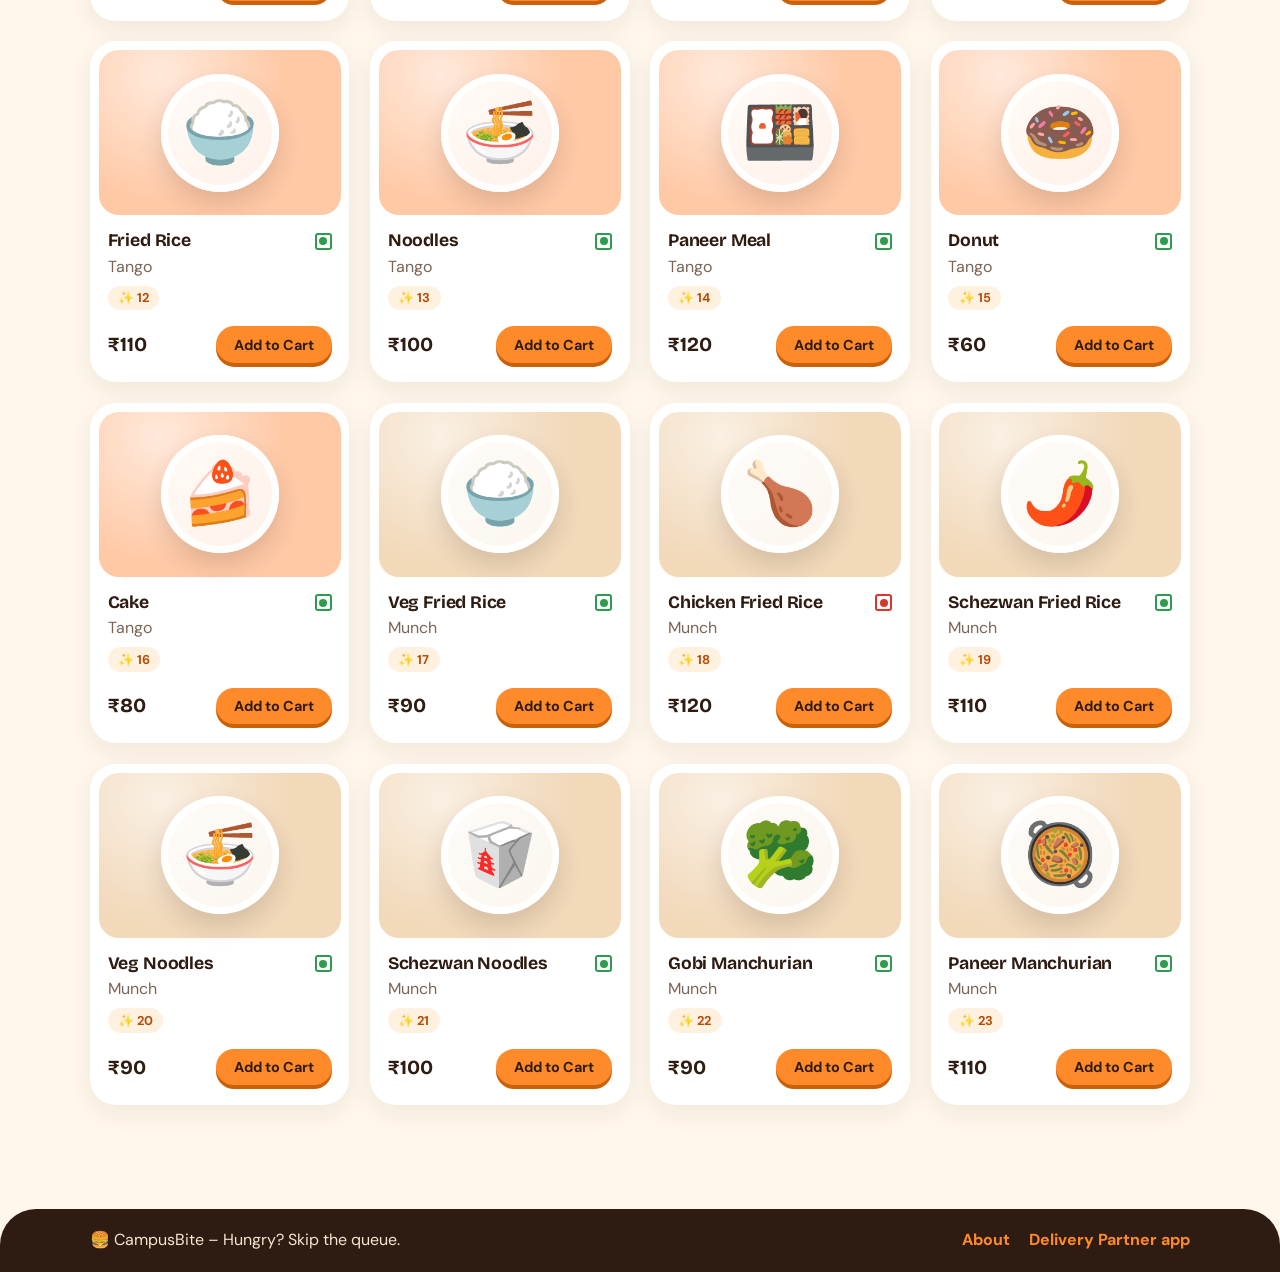
<file: CampusBite/menu.html>
<!DOCTYPE html>
<html lang="en">
<head>
  <meta charset="UTF-8">
  <meta name="viewport" content="width=device-width, initial-scale=1">
  <title>Menu - CampusBite</title>
  <link rel="preconnect" href="https://fonts.googleapis.com">
  <link rel="preconnect" href="https://fonts.gstatic.com" crossorigin>
  <link href="https://fonts.googleapis.com/css2?family=Bricolage+Grotesque:wght@600;700;800&family=DM+Sans:wght@400;500;700&display=swap" rel="stylesheet">
  <link rel="stylesheet" href="css/style.css">
</head>
<body>
  <div id="navbar"></div>

  <main class="container page">
    <h1>Menu</h1>
    <p class="page-sub">Pick a canteen, filter by category or search for your favourite food.</p>

    <section class="filters" aria-label="Filters">
      <div class="filter-group">
        <h3>Search</h3>
        <input type="text" id="searchBox" class="text-input" placeholder="Search for food..." aria-label="Search for food">
      </div>
      <div class="filter-group">
        <h3>Canteen</h3>
        <div class="pill-row" id="canteenFilters"></div>
      </div>
      <div class="filter-group">
        <h3>Category</h3>
        <div class="pill-row" id="categoryFilters"></div>
      </div>
    </section>

    <p class="result-info" id="resultInfo" aria-live="polite"></p>
    <div class="grid" id="foodGrid"></div>
  </main>

  <div id="footer"></div>

  <script src="js/data.js"></script>
  <script src="js/common.js"></script>
  <script src="js/menu.js"></script>
</body>
</html>
</file>
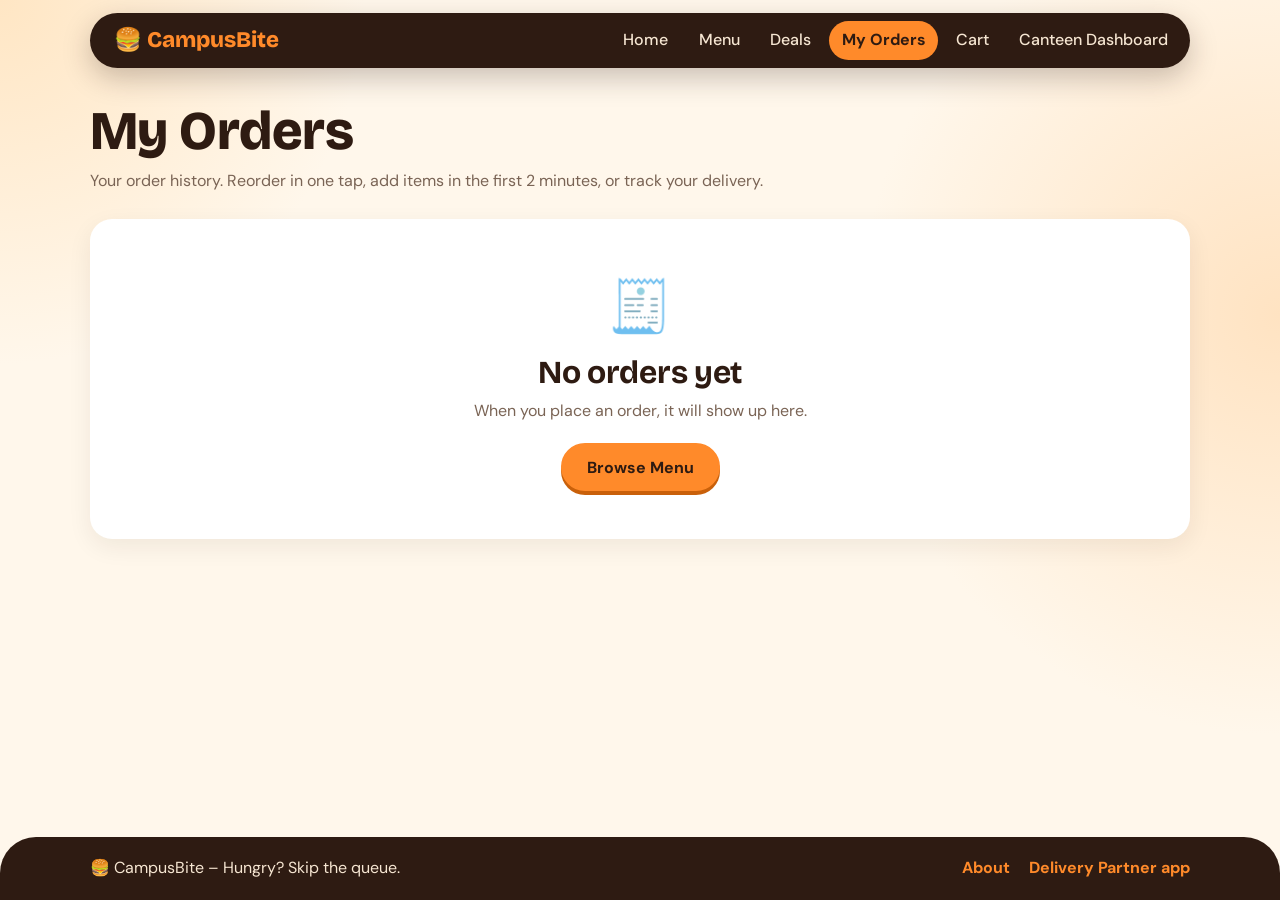
<file: CampusBite/orders.html>
<!DOCTYPE html>
<html lang="en">
<head>
  <meta charset="UTF-8">
  <meta name="viewport" content="width=device-width, initial-scale=1">
  <title>My Orders - CampusBite</title>
  <link rel="preconnect" href="https://fonts.googleapis.com">
  <link rel="preconnect" href="https://fonts.gstatic.com" crossorigin>
  <link href="https://fonts.googleapis.com/css2?family=Bricolage+Grotesque:wght@600;700;800&family=DM+Sans:wght@400;500;700&display=swap" rel="stylesheet">
  <link rel="stylesheet" href="css/style.css">
</head>
<body>
  <div id="navbar"></div>

  <main class="container page">
    <h1>My Orders</h1>
    <p class="page-sub">Your order history. Reorder in one tap, add items in the first 2 minutes, or track your delivery.</p>
    <div id="ordersList"></div>
  </main>

  <div id="footer"></div>

  <script src="js/data.js"></script>
  <script src="js/common.js"></script>
  <script src="js/recommend.js"></script>
  <script src="js/orders.js"></script>
</body>
</html>
</file>
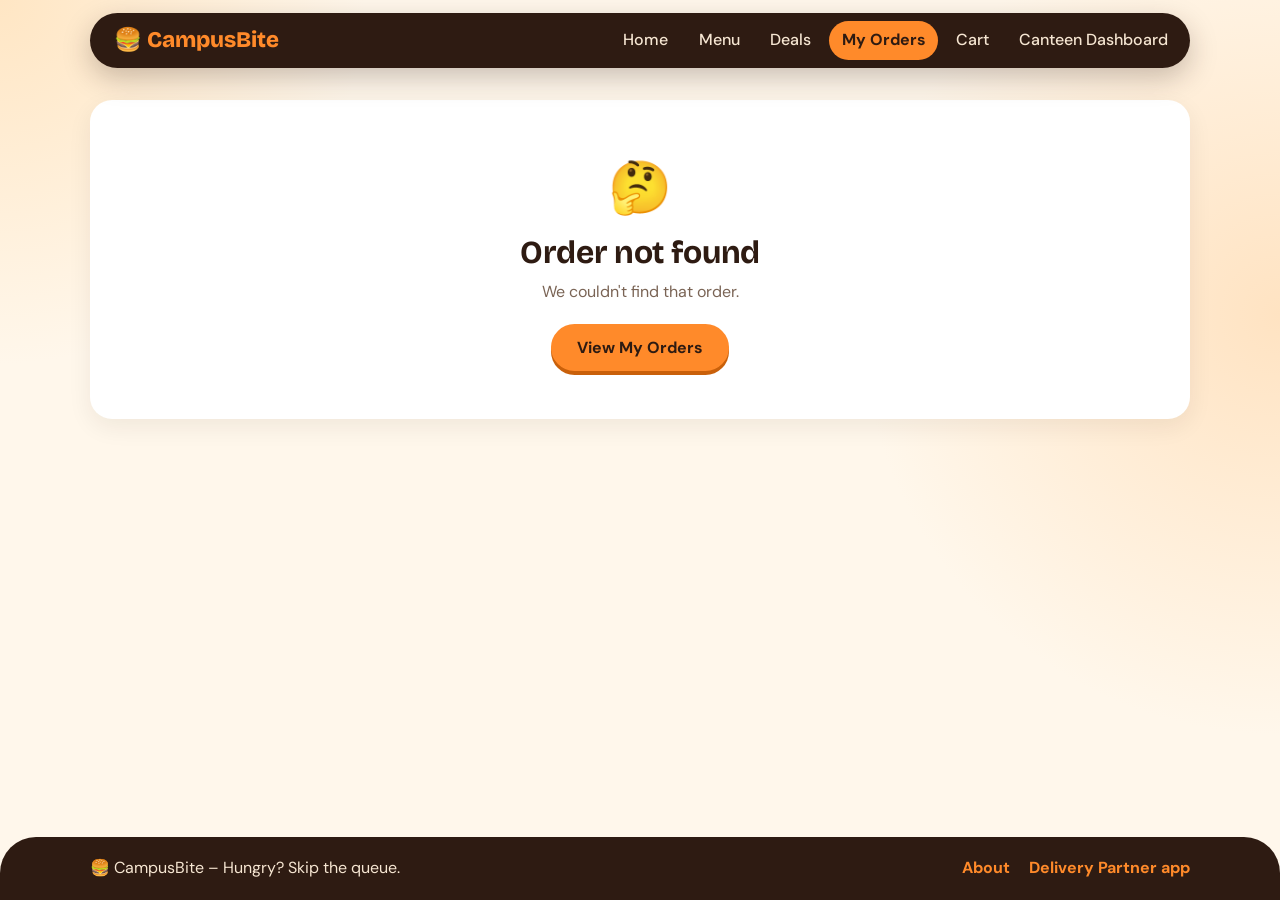
<file: CampusBite/track.html>
<!DOCTYPE html>
<html lang="en">
<head>
  <meta charset="UTF-8">
  <meta name="viewport" content="width=device-width, initial-scale=1">
  <title>Track Delivery - CampusBite</title>
  <link rel="preconnect" href="https://fonts.googleapis.com">
  <link rel="preconnect" href="https://fonts.gstatic.com" crossorigin>
  <link href="https://fonts.googleapis.com/css2?family=Bricolage+Grotesque:wght@600;700;800&family=DM+Sans:wght@400;500;700&display=swap" rel="stylesheet">
  <link rel="stylesheet" href="css/style.css">
</head>
<body>
  <div id="navbar"></div>

  <main class="container page">
    <div id="trackContent"></div>
  </main>

  <div id="footer"></div>

  <script src="js/data.js"></script>
  <script src="js/common.js"></script>
  <script src="js/map.js"></script>
  <script src="js/track.js"></script>
</body>
</html>
</file>
<file: CampusBite/css/style.css>
/* =====================================================
   style.css  -  CampusBite
   Theme: cream + orange + dark brown
   ===================================================== */

:root {
  --cream: #FFF7EB;
  --card: #FFFFFF;
  --orange: #FF8A2A;
  --orange-deep: #E8700F;
  --orange-text: #B84A06;   /* orange that is readable on cream */
  --brown: #2E1B12;
  --muted: #7A6455;
  --line: #EFDFCB;
  --green: #2E9B4F;
  --red: #D6362B;
  --shadow: 0 8px 24px rgba(46, 27, 18, 0.07);
  --shadow-lg: 0 18px 40px rgba(46, 27, 18, 0.14);
  --font-head: 'Bricolage Grotesque', 'Trebuchet MS', system-ui, sans-serif;
  --font-body: 'DM Sans', 'Segoe UI', system-ui, sans-serif;
}

/* ---------- Base ---------- */
[hidden] { display: none !important; }
*, *::before, *::after { box-sizing: border-box; }
body, h1, h2, h3, p, ul, ol { margin: 0; }
ul, ol { padding: 0; list-style: none; }

body {
  font-family: var(--font-body);
  background:
    radial-gradient(520px circle at 0% 0%, #FFE6C4 0%, transparent 70%),
    radial-gradient(600px circle at 100% 35%, #FFE3C2 0%, transparent 70%),
    var(--cream);
  background-attachment: fixed;
  color: var(--brown);
  line-height: 1.55;
  min-height: 100vh;
  display: flex;
  flex-direction: column;
}
main { flex: 1; }
a { color: inherit; text-decoration: none; }
button, input, select { font-family: inherit; }

h1, h2, h3 { font-family: var(--font-head); line-height: 1.15; letter-spacing: -0.01em; }
h1 { font-size: clamp(2.3rem, 5.5vw, 3.8rem); font-weight: 800; }
h2 { font-size: clamp(1.5rem, 3vw, 2rem); font-weight: 700; }
h3 { font-size: 1.1rem; font-weight: 700; }

.muted { color: var(--muted); }
.container { width: min(1100px, 100% - 2rem); margin-inline: auto; }
.page { padding: 2rem 0 3.5rem; }
.page-sub { color: var(--muted); margin: 0.4rem 0 1.6rem; }
.section { padding: 2.5rem 0 0; }
.section h2 { margin-bottom: 1.2rem; }
.page > h1 { font-size: clamp(2.4rem, 5vw, 3.4rem); }

:focus-visible { outline: 3px solid var(--orange); outline-offset: 2px; }
::selection { background: var(--orange); color: var(--brown); }
html { scroll-behavior: smooth; }

/* ---------- Buttons ---------- */
.btn {
  display: inline-block;
  border: 2px solid var(--orange);
  background: var(--orange);
  color: var(--brown);
  font: 700 1rem var(--font-body);
  padding: 0.7rem 1.5rem;
  border-radius: 999px;
  cursor: pointer;
  text-align: center;
  box-shadow: 0 4px 0 #C9600A;
  transition: transform 0.12s, box-shadow 0.12s, background 0.15s;
}
.btn:hover { background: #FF9840; border-color: #FF9840; transform: translateY(-2px); box-shadow: 0 6px 0 #C9600A; }
.btn:active { transform: translateY(3px); box-shadow: 0 1px 0 #C9600A; }
.btn-outline { background: transparent; color: var(--orange-text); border-color: var(--orange); box-shadow: none; }
.btn-outline:hover { background: var(--orange); color: var(--brown); box-shadow: 0 4px 0 #C9600A; }
.btn-small { padding: 0.45rem 1rem; font-size: 0.9rem; }
.btn:disabled, .btn.is-disabled {
  background: #E9DDCF; border-color: #E9DDCF; color: #85705F; cursor: not-allowed; transform: none; box-shadow: none;
}
.btn.is-current { background: var(--brown); border-color: var(--brown); color: #fff; opacity: 1; box-shadow: none; }
.btn-block { display: block; width: 100%; }
.link-btn { background: none; border: none; color: var(--orange-text); font-weight: 700; cursor: pointer; padding: 0; font-size: 0.9rem; }
.link-btn:hover { text-decoration: underline; }

.chip {
  display: inline-block; background: #FFE7CC; color: #6F3200;
  padding: 0.2rem 0.75rem; border-radius: 999px; font-size: 0.85rem; font-weight: 700;
}
.status-0 { background: #FFF0B8; color: #5F4800; }
.status-1 { background: #FFDDB8; color: #6F3200; }
.status-2 { background: #CDEFD3; color: #14532D; }
.status-3 { background: #E6DDF8; color: #3B2A6B; }   /* Out for Delivery */
.status-4 { background: #CFE4FA; color: #0C3B6B; }   /* Completed / Delivered */

/* ---------- Navbar ---------- */
.navbar { color: var(--cream); position: sticky; top: 0; z-index: 20; padding-top: 0.8rem; }
.nav-inner {
  display: flex; align-items: center; justify-content: space-between; flex-wrap: wrap; gap: 0.5rem;
  background: var(--brown); border-radius: 999px; padding: 0.5rem 0.55rem 0.5rem 1.5rem;
  box-shadow: 0 10px 28px rgba(46, 27, 18, 0.25);
}
.brand { font-family: var(--font-head); font-weight: 800; font-size: 1.4rem; color: var(--orange); }
.nav-links { display: flex; gap: 0.3rem; align-items: center; }
.nav-links a { padding: 0.45rem 0.8rem; border-radius: 999px; font-weight: 500; color: #F6E6D2; }
.nav-links a:hover { background: rgba(255, 255, 255, 0.1); }
.nav-links a.active { background: var(--orange); color: var(--brown); font-weight: 700; }
.cart-badge {
  display: none; margin-left: 0.4rem; background: var(--orange); color: var(--brown);
  font-size: 0.75rem; font-weight: 800; min-width: 1.4rem; height: 1.4rem; line-height: 1.4rem;
  text-align: center; border-radius: 999px; padding: 0 0.3rem;
}
.nav-links a.active .cart-badge { background: var(--brown); color: var(--orange); }
.nav-toggle {
  display: none; background: none; border: 2px solid #6B4A38; color: var(--cream);
  font-size: 1.3rem; border-radius: 10px; padding: 0.1rem 0.7rem; cursor: pointer;
}

/* ---------- Hero (home) ---------- */
.hero { position: relative; overflow: hidden; padding: 4rem 0 2rem; }
.hero::before, .hero::after { position: absolute; pointer-events: none; opacity: 0.13; }
.hero::before { content: "🍕"; font-size: 9rem; left: -1%; bottom: -3%; transform: rotate(-16deg); }
.hero::after { content: "🍩"; font-size: 4.5rem; left: 52%; top: 5%; transform: rotate(14deg); }
.hero-inner { position: relative; z-index: 0; display: grid; grid-template-columns: 1.15fr 0.85fr; gap: 3rem; align-items: center; }
.hero-inner::before {
  content: ""; position: absolute; z-index: -1; right: -2%; top: 50%; width: 400px; height: 400px; max-width: 90%;
  border-radius: 50%; background: #FFD9A8; transform: translateY(-50%);
}
.hero h1 { font-size: clamp(2.7rem, 6.5vw, 4.7rem); line-height: 1.02; }
.hero p.lead { font-size: 1.15rem; color: var(--muted); margin: 1rem 0 1.6rem; max-width: 34rem; }
.search-bar {
  display: flex; gap: 0.4rem; background: #fff; border: 2px solid var(--line);
  border-radius: 999px; padding: 0.4rem; max-width: 36rem; box-shadow: var(--shadow-lg); border-color: #fff;
}
.search-bar input { flex: 1; border: none; outline: none; padding: 0.5rem 1rem; font-size: 1rem; background: transparent; min-width: 0; }
.search-bar:focus-within { border-color: var(--orange); }

/* The pickup ticket - the one memorable element on the home page */
.ticket {
  background: var(--orange); border-radius: 22px; transform: rotate(-3deg);
  box-shadow: 0 18px 40px rgba(46, 27, 18, 0.22); max-width: 340px; margin-inline: auto;
  animation: ticket-in 0.7s ease-out;
}
.ticket-top { padding: 1.4rem 1.5rem 1.2rem; }
.ticket-row { display: flex; justify-content: space-between; align-items: baseline; font-weight: 700; }
.ticket-row strong { font-family: var(--font-head); font-size: 1.3rem; }
.ticket-top ul { margin: 0.8rem 0; line-height: 1.8; }
.ticket-bottom { position: relative; border-top: 3px dashed rgba(46, 27, 18, 0.45); padding: 1.1rem 1.5rem 0.6rem; text-align: center; }
.ticket-bottom::before, .ticket-bottom::after {
  content: ""; position: absolute; top: -15px; width: 28px; height: 28px; border-radius: 50%; background: var(--cream);
}
.ticket-bottom::before { left: -14px; }
.ticket-bottom::after { right: -14px; }
.ticket-code { font-family: var(--font-head); font-weight: 800; font-size: 3rem; letter-spacing: 0.2em; line-height: 1.2; padding-left: 0.2em; }
.ticket::after {
  content: ""; display: block; height: 36px; margin: 0.4rem 1.5rem 1.4rem; opacity: 0.85;
  background: repeating-linear-gradient(90deg, var(--brown) 0 2px, transparent 2px 5px, var(--brown) 5px 6px, transparent 6px 9px, var(--brown) 9px 12px, transparent 12px 14px);
}
@keyframes ticket-in { from { opacity: 0; transform: translateY(24px) rotate(-8deg); } to { opacity: 1; transform: rotate(-3deg); } }

/* ---------- Grids + canteen cards ---------- */
.grid { display: grid; grid-template-columns: repeat(auto-fill, minmax(230px, 1fr)); gap: 1.3rem; }
.canteen-grid { display: grid; grid-template-columns: repeat(3, 1fr); gap: 1.3rem; }
.canteen-card {
  background: var(--card); border-radius: 22px; padding: 1.6rem; box-shadow: var(--shadow);
  display: flex; flex-direction: column; gap: 0.7rem; align-items: flex-start;
  transition: transform 0.2s, box-shadow 0.2s;
}
.canteen-card:hover { transform: translateY(-4px); box-shadow: 0 12px 28px rgba(46, 27, 18, 0.14); }
.canteen-card .emoji {
  width: 76px; height: 76px; border-radius: 50%; background: #fff; display: grid; place-items: center;
  font-size: 2.3rem; line-height: 1; box-shadow: 0 8px 18px rgba(46, 27, 18, 0.12);
}
.canteen-card p { color: var(--muted); flex: 1; }
.canteen-card:nth-child(1) { background: #FFEFC6; }
.canteen-card:nth-child(2) { background: #FFDCC2; }
.canteen-card:nth-child(3) { background: #F6E4CB; }
.canteen-card .chip { background: #fff; }

/* ---------- Food cards ---------- */
.food-card {
  background: var(--card); border-radius: 26px; overflow: hidden; box-shadow: var(--shadow);
  display: flex; flex-direction: column; transition: transform 0.2s, box-shadow 0.2s;
}
.food-card:hover { transform: translateY(-5px); box-shadow: var(--shadow-lg); }
.food-img {
  position: relative; isolation: isolate; display: flex; align-items: center; justify-content: center;
  height: 165px; font-size: 3.8rem; margin: 0.55rem 0.55rem 0; border-radius: 20px;
}
.food-img::before, .detail-img::before {
  content: ""; position: absolute; z-index: -1; width: 118px; height: 118px; border-radius: 50%;
  background: rgba(255, 255, 255, 0.8);
  box-shadow: inset 0 0 0 7px rgba(255, 255, 255, 0.95), 0 12px 24px rgba(46, 27, 18, 0.14);
  transition: transform 0.25s;
}
.detail-img::before { width: 250px; height: 250px; box-shadow: inset 0 0 0 12px #fff, 0 20px 40px rgba(46, 27, 18, 0.16); }
.food-card:hover .food-img::before { transform: scale(1.07); }
.tile-udupi { background: radial-gradient(circle at 25% 15%, rgba(255, 255, 255, 0.7), transparent 55%), #FFE3A3; }
.tile-tango { background: radial-gradient(circle at 25% 15%, rgba(255, 255, 255, 0.6), transparent 55%), #FFC9A6; }
.tile-munch { background: radial-gradient(circle at 25% 15%, rgba(255, 255, 255, 0.6), transparent 55%), #F2D9BA; }
.food-img span { transition: transform 0.25s; }
.food-card:hover .food-img span { transform: scale(1.12) rotate(-4deg); }
.sold-badge {
  position: absolute; top: 10px; left: 10px; background: var(--brown); color: #fff;
  font-style: normal; font-weight: 700; font-size: 0.8rem; padding: 0.2rem 0.75rem; border-radius: 999px;
}
.is-sold-out .food-img span { filter: grayscale(1); opacity: 0.45; }
.food-body { padding: 1rem 1.1rem 1.2rem; display: flex; flex-direction: column; gap: 0.2rem; flex: 1; }
.food-top { display: flex; justify-content: space-between; align-items: center; gap: 0.5rem; }
.food-top a:hover { color: var(--orange-text); }
.food-bottom { display: flex; justify-content: space-between; align-items: center; margin-top: auto; padding-top: 0.8rem; }
.price { font-family: var(--font-head); font-size: 1.25rem; }

.veg-dot {
  width: 17px; height: 17px; border: 2px solid var(--green); border-radius: 3px; flex: none; background: #fff;
  display: inline-flex; align-items: center; justify-content: center;
}
.veg-dot::after { content: ""; width: 8px; height: 8px; border-radius: 50%; background: var(--green); }
.veg-dot.nonveg { border-color: var(--red); }
.veg-dot.nonveg::after { background: var(--red); }

/* ---------- Menu filters ---------- */
.filters { background: var(--card); border-radius: 20px; padding: 1.3rem; box-shadow: var(--shadow); margin-bottom: 1.5rem; display: grid; gap: 1.1rem; }
.filter-group h3 { font-size: 0.95rem; margin-bottom: 0.55rem; }
.pill-row { display: flex; flex-wrap: wrap; gap: 0.5rem; }
.pill {
  border: 2px solid var(--line); background: #fff; color: var(--brown);
  font: 600 0.92rem var(--font-body); padding: 0.35rem 1rem; border-radius: 999px; cursor: pointer;
}
.pill:hover { border-color: var(--orange); }
.pill.active { background: var(--brown); border-color: var(--brown); color: #fff; }
.text-input, .select-input {
  width: 100%; padding: 0.7rem 1rem; border: 2px solid var(--line); border-radius: 12px; font-size: 1rem; background: #fff; color: var(--brown);
}
.text-input:focus, .select-input:focus { border-color: var(--orange); outline: none; }
.result-info { margin-bottom: 1rem; color: var(--muted); font-weight: 500; }

/* ---------- Empty states ---------- */
.empty { text-align: center; padding: 3rem 1rem; background: var(--card); border-radius: 22px; box-shadow: var(--shadow); grid-column: 1 / -1; }
.empty-emoji { font-size: 3.2rem; }
.empty h2 { margin: 0.5rem 0; }
.empty p { margin-bottom: 1.2rem; }

/* ---------- Food details ---------- */
.back-link { display: inline-block; margin-bottom: 1rem; color: var(--orange-text); font-weight: 700; }
.back-link:hover { text-decoration: underline; }
.detail { display: grid; grid-template-columns: 1fr 1fr; gap: 2rem; background: var(--card); border-radius: 26px; padding: 1.5rem; box-shadow: var(--shadow); }
.detail-img { position: relative; isolation: isolate; display: flex; align-items: center; justify-content: center; border-radius: 20px; font-size: 8rem; min-height: 320px; }
.detail-info { display: flex; flex-direction: column; gap: 0.9rem; justify-content: center; }
.detail-title { display: flex; align-items: center; gap: 0.7rem; }
.facts { display: grid; grid-template-columns: auto 1fr; gap: 0.35rem 1.2rem; }
.facts dt { color: var(--muted); }
.facts dd { margin: 0; font-weight: 700; }
.detail-price { font-family: var(--font-head); font-size: 2rem; font-weight: 800; }
.detail-actions { display: flex; flex-wrap: wrap; gap: 0.8rem; align-items: center; }

.stepper { display: inline-flex; align-items: center; gap: 0.2rem; border: 2px solid var(--line); border-radius: 999px; padding: 0.15rem; background: #fff; }
.stepper button { width: 34px; height: 34px; border: none; border-radius: 50%; background: var(--cream); font-size: 1.2rem; font-weight: 700; cursor: pointer; color: var(--brown); }
.stepper button:hover:not(:disabled) { background: var(--orange); }
.stepper button:disabled { opacity: 0.35; cursor: not-allowed; }
.stepper span { min-width: 2.1rem; text-align: center; font-weight: 700; }

/* ---------- Cart + Checkout ---------- */
.two-col { display: grid; grid-template-columns: 1fr 340px; gap: 1.5rem; align-items: start; }
.cart-row {
  display: grid; grid-template-columns: 64px 1fr auto 90px; gap: 1rem; align-items: center;
  padding: 1rem; background: var(--card); border-radius: 18px; margin-bottom: 0.8rem; box-shadow: var(--shadow);
}
.cart-thumb { width: 64px; height: 64px; border-radius: 14px; display: flex; align-items: center; justify-content: center; font-size: 2rem; }
.cart-sub { text-align: right; display: flex; flex-direction: column; align-items: flex-end; gap: 0.2rem; }
.warn { color: var(--red); font-weight: 700; font-size: 0.9rem; }
.summary { background: var(--card); border-radius: 22px; padding: 1.4rem; box-shadow: var(--shadow); position: sticky; top: 5rem; }
.summary h2 { font-size: 1.3rem; margin-bottom: 0.8rem; }
.summary-row { display: flex; justify-content: space-between; gap: 1rem; padding: 0.3rem 0; }
.summary-total { border-top: 2px dashed var(--line); margin-top: 0.6rem; padding-top: 0.9rem; font-size: 1.3rem; font-weight: 800; font-family: var(--font-head); }
.summary .btn { margin-top: 1.1rem; }
.summary .note { margin-top: 0.7rem; font-size: 0.9rem; }

.form-card { background: var(--card); border-radius: 22px; padding: 1.4rem; box-shadow: var(--shadow); margin-bottom: 1.2rem; }
.form-card h2 { font-size: 1.25rem; margin-bottom: 0.9rem; }
.options { display: grid; gap: 0.6rem; }
.option {
  display: flex; gap: 0.7rem; align-items: center; border: 2px solid var(--line);
  border-radius: 14px; padding: 0.8rem 1rem; cursor: pointer; background: #fff; font-weight: 500;
}
.option input { accent-color: var(--orange-deep); width: 18px; height: 18px; }
.option:has(input:checked) { border-color: var(--orange); background: #FFF1E0; }
.sub-field { margin-top: 0.8rem; }
.sub-field label { display: block; font-weight: 700; margin-bottom: 0.3rem; }

/* ---------- Order confirmation ---------- */
.confirm {
  position: relative; overflow: hidden; max-width: 520px; margin: 1rem auto 0; background: var(--card);
  border-radius: 28px; padding: 3rem 1.6rem 2.2rem; box-shadow: var(--shadow-lg); text-align: center;
}
.confirm::before {
  content: ""; position: absolute; top: 0; left: 0; right: 0; height: 14px;
  background: repeating-linear-gradient(90deg, var(--orange) 0 22px, var(--brown) 22px 44px);
}
.confirm h1 { font-size: clamp(2rem, 5vw, 2.6rem); margin-bottom: 1.2rem; }
.confirm .facts { text-align: left; max-width: 340px; margin: 0 auto 1.4rem; }
.pickup-code {
  display: inline-block; background: var(--orange); border-radius: 18px; padding: 0.4rem 1.2rem 0.4rem 1.5rem;
  font-family: var(--font-head); font-weight: 800; font-size: 3.2rem; letter-spacing: 0.3em; margin: 0.3rem 0 0.8rem; box-shadow: 0 5px 0 #C9600A;
}
.confirm .btn { margin-top: 1.3rem; }

/* ---------- My Orders + Dashboard orders ---------- */
.order-card { background: var(--card); border-radius: 24px; padding: 1.3rem 1.5rem; box-shadow: var(--shadow); margin-bottom: 1rem; border: 1px solid rgba(46, 27, 18, 0.05); }
.order-card.is-done { opacity: 0.7; }
.order-head { display: flex; justify-content: space-between; align-items: center; gap: 0.8rem; flex-wrap: wrap; }
.order-meta { display: flex; flex-wrap: wrap; gap: 0.3rem 1.2rem; font-size: 0.9rem; color: var(--muted); margin: 0.3rem 0 0.7rem; }
.order-items li { padding: 0.1rem 0; }
.order-foot { display: flex; justify-content: space-between; align-items: center; gap: 1rem; flex-wrap: wrap; margin-top: 0.8rem; padding-top: 0.8rem; border-top: 2px dashed var(--line); }
.order-foot strong { font-family: var(--font-head); font-size: 1.25rem; }
.code-tag { background: var(--cream); border: 2px dashed var(--orange); padding: 0.15rem 0.7rem; border-radius: 10px; font-weight: 800; letter-spacing: 0.15em; }
.accepted-note { color: var(--green); font-weight: 700; font-size: 0.9rem; margin-top: 0.6rem; }

.tracker { display: grid; grid-auto-flow: column; grid-auto-columns: 1fr; gap: 0.4rem; margin-top: 1rem; }
.tracker li { font-size: 0.8rem; color: var(--muted); text-align: center; }
.tracker li::before { content: ""; display: block; height: 6px; border-radius: 99px; background: var(--line); margin-bottom: 0.4rem; }
.tracker li.done::before { background: var(--orange); }
.tracker li.current::before { background: var(--brown); }
.tracker li.current { color: var(--brown); font-weight: 700; }

/* ---------- Dashboard ---------- */
.dash-head { display: flex; justify-content: space-between; align-items: flex-end; gap: 1rem; flex-wrap: wrap; margin-bottom: 1.5rem; }
.dash-select label { display: block; font-weight: 700; margin-bottom: 0.3rem; }
.dash-select select { min-width: 200px; }
.dash-grid { display: grid; grid-template-columns: 1.4fr 1fr; gap: 1.5rem; align-items: start; }
.dash-grid h2 { font-size: 1.35rem; margin-bottom: 0.3rem; }
.btn-row { display: flex; flex-wrap: wrap; gap: 0.5rem; margin-top: 0.9rem; }
.avail-card { background: var(--card); border-radius: 20px; padding: 1.2rem 1.4rem; box-shadow: var(--shadow); margin-top: 0.8rem; }
.avail-row { display: flex; justify-content: space-between; align-items: center; gap: 0.8rem; padding: 0.7rem 0; border-bottom: 1px solid var(--line); }
.avail-row:last-child { border-bottom: none; }
.toggle-btn { border: 2px solid; border-radius: 999px; padding: 0.3rem 0.9rem; font: 700 0.88rem var(--font-body); cursor: pointer; white-space: nowrap; }
.toggle-btn.on { background: #DDF3E2; border-color: #9ED6AB; color: #14532D; }
.toggle-btn.off { background: #FBE0DD; border-color: #EDA9A2; color: #8A1C13; }
.reset-row { margin-top: 2rem; text-align: center; }

/* ---------- About ---------- */
.about-intro { font-size: 1.15rem; max-width: 42rem; margin: 0.8rem 0 1.6rem; }
.about-grid { display: grid; grid-template-columns: 1fr 1fr; gap: 1.3rem; }
.about-card { background: var(--card); border-radius: 22px; padding: 1.6rem; box-shadow: var(--shadow); }
.about-card h2 { font-size: 1.3rem; margin-bottom: 0.7rem; }
.tick-list li { padding: 0.25rem 0 0.25rem 1.6rem; position: relative; }
.tick-list li::before { content: "✓"; position: absolute; left: 0; color: var(--orange-text); font-weight: 800; }

/* ---------- Footer + toast ---------- */
.footer { background: var(--brown); color: #F6E6D2; margin-top: 3rem; border-radius: 36px 36px 0 0; }
.footer-inner { display: flex; justify-content: space-between; align-items: center; gap: 1rem; padding: 1.2rem 0; flex-wrap: wrap; }
.footer-links { display: flex; gap: 1.2rem; flex-wrap: wrap; }
.footer a { color: var(--orange); font-weight: 700; }
.footer a:hover { text-decoration: underline; }
.toast {
  position: fixed; left: 50%; bottom: 24px; transform: translate(-50%, 20px); background: var(--brown); color: #fff;
  padding: 0.75rem 1.4rem; border-radius: 999px; font-weight: 600; opacity: 0; pointer-events: none;
  transition: opacity 0.25s, transform 0.25s; z-index: 50; max-width: calc(100% - 2rem); text-align: center;
}
.toast.show { opacity: 1; transform: translate(-50%, 0); }

/* ---------- Tablet ---------- */
@media (max-width: 860px) {
  .hero-inner, .detail, .two-col, .dash-grid, .about-grid { grid-template-columns: 1fr; }
  .hero { padding-top: 1.5rem; }
  .hero-inner::before { top: auto; bottom: -20px; right: 50%; transform: translateX(50%); width: 320px; height: 320px; }
  .ticket { margin-top: 0.5rem; }
  .canteen-grid { grid-template-columns: 1fr; }
  .summary { position: static; }
  .detail-img { min-height: 220px; font-size: 6rem; }
  .detail-img::before { width: 190px; height: 190px; }

  .nav-toggle { display: block; }
  .nav-inner { border-radius: 28px; padding: 0.5rem 0.6rem 0.5rem 1.2rem; }
  .nav-links { display: none; flex-direction: column; align-items: stretch; width: 100%; padding-bottom: 0.6rem; }
  .nav-links.open { display: flex; }
}

/* ---------- Mobile ---------- */
@media (max-width: 600px) {
  .grid { grid-template-columns: 1fr; }
  .pill-row { flex-wrap: nowrap; overflow-x: auto; padding-bottom: 0.3rem; scrollbar-width: none; }
  .pill { flex: none; }
  .cart-row { grid-template-columns: 56px 1fr; }
  .cart-thumb { width: 56px; height: 56px; font-size: 1.7rem; }
  .cart-row .stepper { grid-column: 2; justify-self: start; }
  .cart-sub { grid-column: 1 / -1; flex-direction: row; justify-content: space-between; align-items: center; }
  .tracker li { font-size: 0.72rem; }
  .search-bar .btn { padding: 0.6rem 1rem; }
}

@media (prefers-reduced-motion: reduce) {
  * { animation: none !important; transition: none !important; }
}


/* =====================================================
   NEW FEATURES: picks, reorder, history, deals, add-ons, delivery
   ===================================================== */

/* ---------- "Why we picked it" tag + home sections ---------- */
.reason {
  display: inline-block; width: fit-content; margin-top: 0.2rem; background: #FFF1E0; color: var(--orange-text);
  font-size: 0.8rem; font-weight: 700; padding: 0.15rem 0.65rem; border-radius: 999px;
}
.section-note { margin: -0.6rem 0 1.2rem; }
.again-row { display: grid; grid-template-columns: repeat(3, 1fr); gap: 1.1rem; }
.again-card {
  background: var(--card); border-radius: 22px; padding: 1.2rem 1.3rem; box-shadow: var(--shadow);
  display: flex; flex-direction: column; justify-content: space-between; gap: 0.9rem;
}
.again-card h3 { margin-bottom: 0.2rem; }
.again-foot { display: flex; justify-content: space-between; align-items: center; }
.again-foot strong { font-family: var(--font-head); font-size: 1.2rem; }

/* ---------- Order history: stats + tabs + extras ---------- */
.stats { display: grid; grid-template-columns: repeat(3, 1fr); gap: 1rem; margin-bottom: 1.2rem; }
.stat-card { background: var(--card); border-radius: 20px; padding: 1rem 1.2rem; box-shadow: var(--shadow); display: flex; flex-direction: column; }
.stat-card strong { font-family: var(--font-head); font-size: 1.5rem; line-height: 1.2; }
.stat-card span { color: var(--muted); font-size: 0.9rem; }
.tabs { margin-bottom: 1.2rem; }
.tag-new { background: var(--brown); color: #fff; font-size: 0.7rem; font-weight: 700; padding: 0.05rem 0.55rem; border-radius: 999px; margin-left: 0.3rem; }
.price-lines { margin-top: 0.6rem; font-size: 0.9rem; color: var(--muted); }
.price-line { display: flex; justify-content: space-between; gap: 1rem; padding: 0.1rem 0; }
.saving, .price-line.saving { color: var(--green); font-weight: 700; }
.btn-row.center { justify-content: center; }

/* ---------- Deals ---------- */
.deal-grid { grid-template-columns: repeat(auto-fill, minmax(280px, 1fr)); }
.deal-card { background: var(--card); border-radius: 24px; padding: 1.3rem; box-shadow: var(--shadow); display: flex; flex-direction: column; gap: 0.8rem; transition: transform 0.2s, box-shadow 0.2s; }
.deal-card:hover { transform: translateY(-4px); box-shadow: var(--shadow-lg); }
.deal-card.is-sold-out { opacity: 0.6; }
.deal-head { display: flex; justify-content: space-between; align-items: center; gap: 0.6rem; }
.deal-items { display: grid; gap: 0.15rem; flex: 1; }
.deal-price { display: flex; align-items: baseline; flex-wrap: wrap; gap: 0.6rem; }
.deal-price strong { font-family: var(--font-head); font-size: 1.7rem; }
.price-old { color: var(--muted); }
.save-badge { background: #DDF3E2; color: #14532D; font-size: 0.8rem; font-weight: 700; padding: 0.15rem 0.65rem; border-radius: 999px; }
.btn.is-picked { background: var(--brown); border-color: var(--brown); color: #fff; box-shadow: none; }
.compare-empty { background: var(--card); border: 2px dashed var(--line); border-radius: 22px; padding: 1.4rem; text-align: center; }
.compare-card { background: var(--card); border-radius: 24px; padding: 1.5rem; box-shadow: var(--shadow-lg); }
.verdict { margin: 0.6rem 0 1rem; background: #FFF1E0; border-radius: 14px; padding: 0.7rem 1rem; }
.table-wrap { overflow-x: auto; }
.compare-table { border-collapse: collapse; width: 100%; min-width: 480px; }
.compare-table th, .compare-table td { text-align: left; padding: 0.7rem 0.9rem; border-bottom: 1px solid var(--line); vertical-align: top; }
.compare-table thead th { font-family: var(--font-head); font-size: 1.05rem; }
.compare-table thead th .link-btn { display: block; font-size: 0.8rem; }
.compare-table tbody th { color: var(--muted); font-weight: 500; white-space: nowrap; }
.compare-table td.best { background: #DDF3E2; font-weight: 700; color: #14532D; }
.price-check { display: grid; grid-template-columns: repeat(auto-fit, minmax(300px, 1fr)); gap: 1.2rem; }
.price-check-card { background: var(--card); border-radius: 22px; padding: 1.3rem; box-shadow: var(--shadow); }
.price-options { display: grid; grid-template-columns: 1fr 1fr; gap: 0.8rem; margin: 0.8rem 0; }
.price-option { display: flex; flex-direction: column; gap: 0.25rem; align-items: flex-start; border: 2px solid var(--line); border-radius: 16px; padding: 0.9rem; }
.price-option.cheapest { border-color: #9ED6AB; background: #F3FBF5; }

/* ---------- Hint + success boxes ---------- */
.hint-box { background: #FFF1E0; border: 2px dashed var(--orange); border-radius: 18px; padding: 1rem 1.2rem; display: flex; justify-content: space-between; align-items: center; gap: 1rem; flex-wrap: wrap; }
.success-box { background: #DDF3E2; color: #14532D; font-weight: 700; border-radius: 16px; padding: 0.9rem 1.2rem; margin-bottom: 1.2rem; }

/* ---------- 2-minute add-on window ---------- */
.addon-banner { margin: 1.4rem 0 0; background: #FFF1E0; border: 2px dashed var(--orange); border-radius: 18px; padding: 1rem 1.2rem; display: flex; justify-content: space-between; align-items: center; gap: 1rem; text-align: left; flex-wrap: wrap; }
.addon-banner.closed { justify-content: center; border-color: var(--line); background: var(--cream); }
.clock { font-family: var(--font-head); font-variant-numeric: tabular-nums; }
.clock.big { font-size: 2.6rem; font-weight: 800; line-height: 1; }
.timer-card { background: var(--card); border-radius: 24px; padding: 1.4rem 1.5rem 1.2rem; box-shadow: var(--shadow); margin-bottom: 1.4rem; display: flex; justify-content: space-between; align-items: center; gap: 1rem; flex-wrap: wrap; }
.timer-box { display: flex; flex-direction: column; align-items: flex-end; }
.timebar { flex-basis: 100%; height: 8px; background: var(--line); border-radius: 99px; overflow: hidden; }
.timebar span { display: block; height: 100%; background: var(--orange); border-radius: 99px; transition: width 0.5s linear; }
.addon-row { display: grid; grid-template-columns: 56px 1fr auto; gap: 1rem; align-items: center; padding: 0.8rem 1rem; background: var(--card); border-radius: 18px; margin-bottom: 0.7rem; box-shadow: var(--shadow); }
.addon-row .cart-thumb { width: 56px; height: 56px; font-size: 1.7rem; }
.addon-row h3 { display: flex; align-items: center; gap: 0.5rem; }

/* ---------- Delivery: map, rider, OTP ---------- */
.track-grid { display: grid; grid-template-columns: 1.3fr 1fr; gap: 1.5rem; align-items: start; }
.map-card { background: var(--card); border-radius: 28px; padding: 0.6rem; box-shadow: var(--shadow-lg); position: sticky; top: 5.5rem; }
.map-svg { display: block; width: 100%; height: auto; }
.rider-marker { transition: transform 0.5s linear; }
.track-side { display: grid; gap: 1rem; }
.track-side .form-card { margin-bottom: 0; }
.track-headline { font-size: clamp(1.4rem, 3vw, 1.8rem); margin: 0.6rem 0 0.3rem; }
.eta { font-weight: 700; color: var(--orange-text); }
.rider-card { display: flex; align-items: center; gap: 1rem; }
.avatar { width: 52px; height: 52px; border-radius: 50%; background: var(--orange); color: var(--brown); font-family: var(--font-head); font-weight: 800; display: grid; place-items: center; flex: none; }
.otp-box { background: var(--brown); color: var(--cream); border-radius: 22px; padding: 1.2rem 1.4rem; text-align: center; }
.otp-box .muted { color: #D9C3AC; }
.otp-box.ready { background: var(--orange); color: var(--brown); box-shadow: 0 0 0 5px rgba(255, 138, 42, 0.3); }
.otp-box.ready .muted { color: var(--brown); }
.otp-box.verified { background: #DDF3E2; color: #14532D; }
.otp-box.verified .muted { color: #14532D; }
.otp-digits { display: flex; justify-content: center; gap: 0.5rem; margin: 0.6rem 0; }
.otp-digits span { width: 52px; height: 64px; border-radius: 14px; background: rgba(255, 255, 255, 0.14); display: grid; place-items: center; font-family: var(--font-head); font-weight: 800; font-size: 2rem; }
.otp-box.ready .otp-digits span { background: rgba(255, 255, 255, 0.55); }

/* ---------- Delivery Partner app ---------- */
.earnings { margin: -0.6rem 0 1.2rem; font-weight: 600; }
.sub-head { font-size: 1.2rem; margin: 1.6rem 0 0.7rem; }
.rider-job .job-body { margin-top: 0.8rem; display: grid; gap: 0.7rem; }
.mini-map { border-radius: 20px; overflow: hidden; }
.otp-form { display: flex; gap: 0.6rem; flex-wrap: wrap; }
.otp-input { width: 9rem; text-align: center; letter-spacing: 0.4em; font-size: 1.3rem; font-weight: 800; }
.done-row { display: flex; justify-content: space-between; gap: 1rem; padding: 0.7rem 1.1rem; background: var(--card); border-radius: 14px; margin-bottom: 0.5rem; }

@media (max-width: 860px) {
  .again-row, .stats { grid-template-columns: 1fr; }
  .track-grid { grid-template-columns: 1fr; }
  .map-card { position: static; }
}
@media (max-width: 600px) {
  .addon-row { grid-template-columns: 48px 1fr; }
  .addon-row .cart-thumb { width: 48px; height: 48px; }
  .addon-row .stepper { grid-column: 2; justify-self: start; }
  .price-options { grid-template-columns: 1fr; }
  .otp-digits span { width: 46px; height: 58px; }
}

/* ---------- Cart + checkout with several canteens ---------- */
.cart-group { margin-bottom: 1.6rem; }
.group-head { font-size: 1.25rem; margin-bottom: 0.8rem; display: flex; align-items: center; gap: 0.5rem; }
.summary-canteen { font-family: var(--font-head); font-weight: 700; margin: 0.6rem 0 0.1rem; }
.trouble { margin-top: 1.4rem; text-align: left; max-width: 28rem; margin-inline: auto; }
.trouble summary { cursor: pointer; color: var(--orange-text); font-weight: 700; }
.confirm-stack { display: grid; gap: 1.6rem; margin-top: 1.4rem; }
.center-text { text-align: center; }
.confirm h2 { font-size: 1.6rem; margin-bottom: 1rem; }

.notice-bar { background: #FFF1E0; border-bottom: 2px solid var(--orange); padding: 0.7rem 1rem; text-align: center; font-weight: 500; }
.notice-bar a { color: var(--orange-text); font-weight: 700; text-decoration: underline; }
</file>
